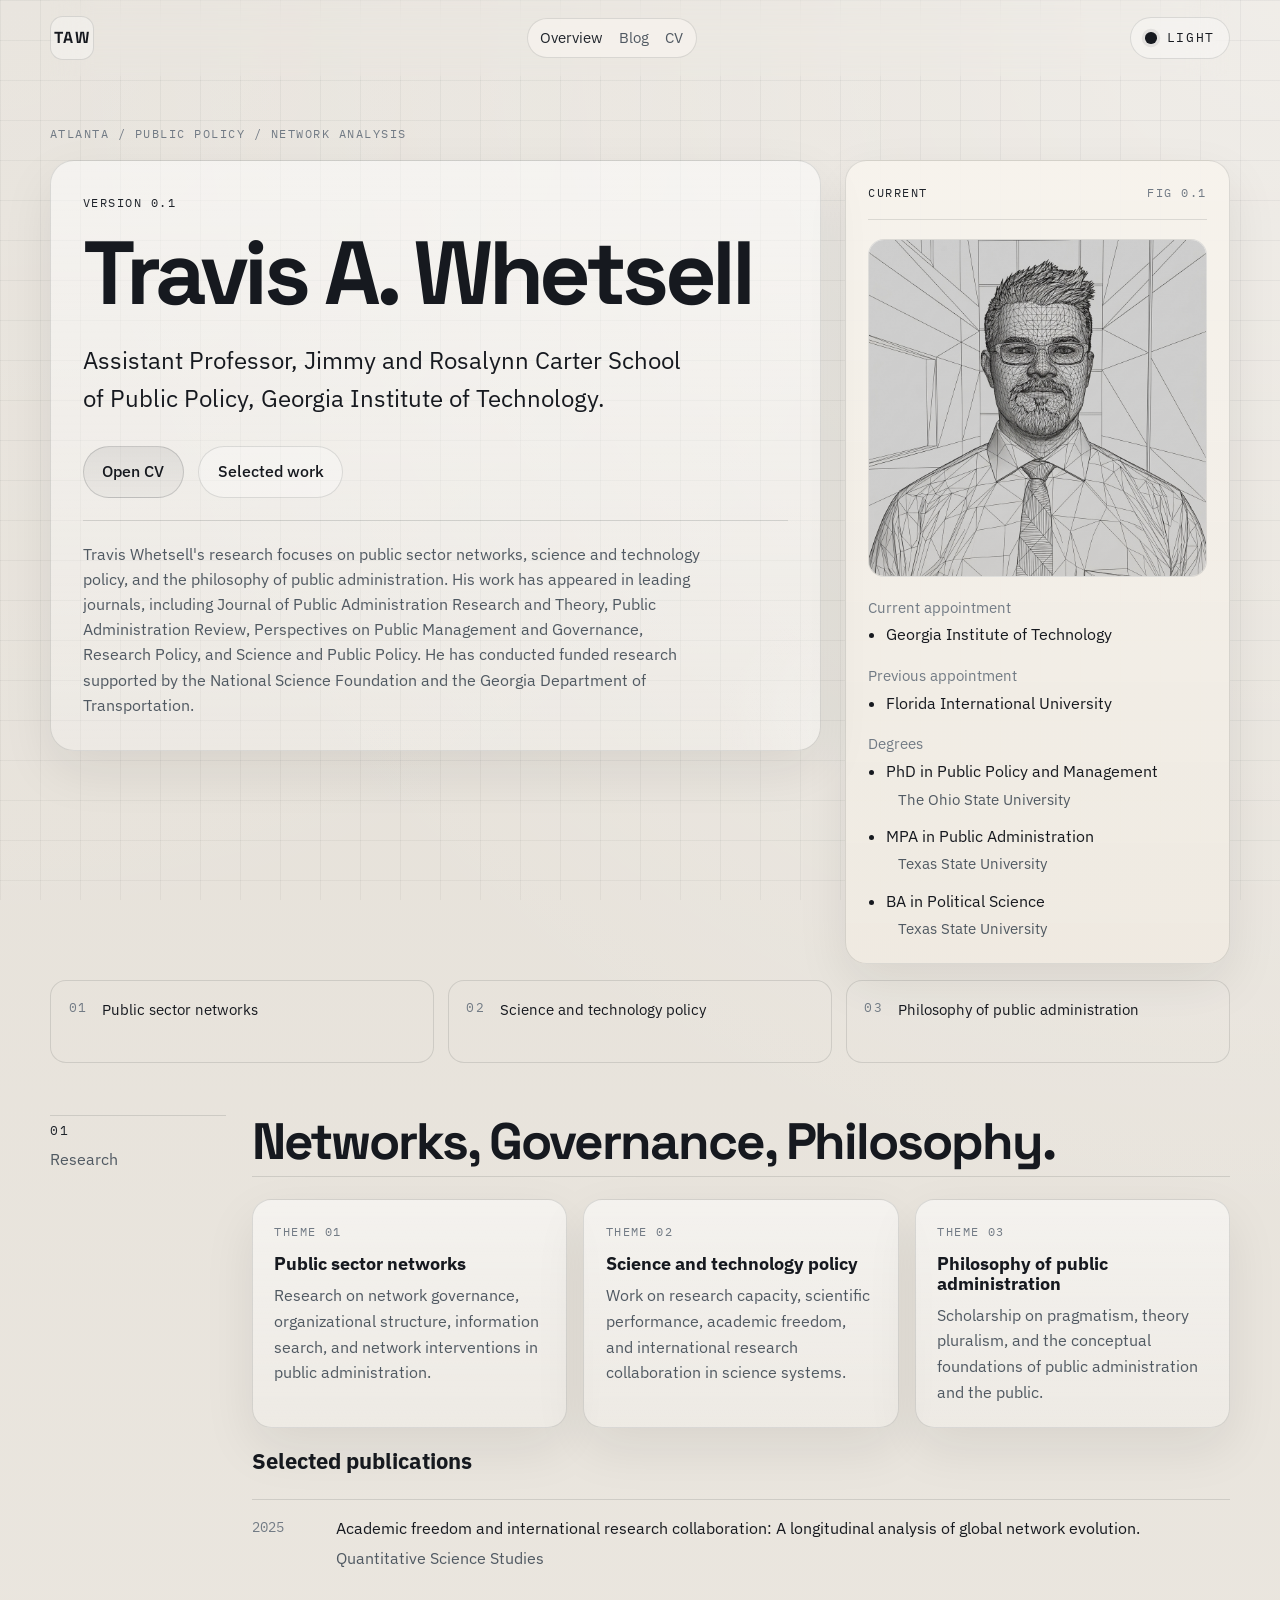
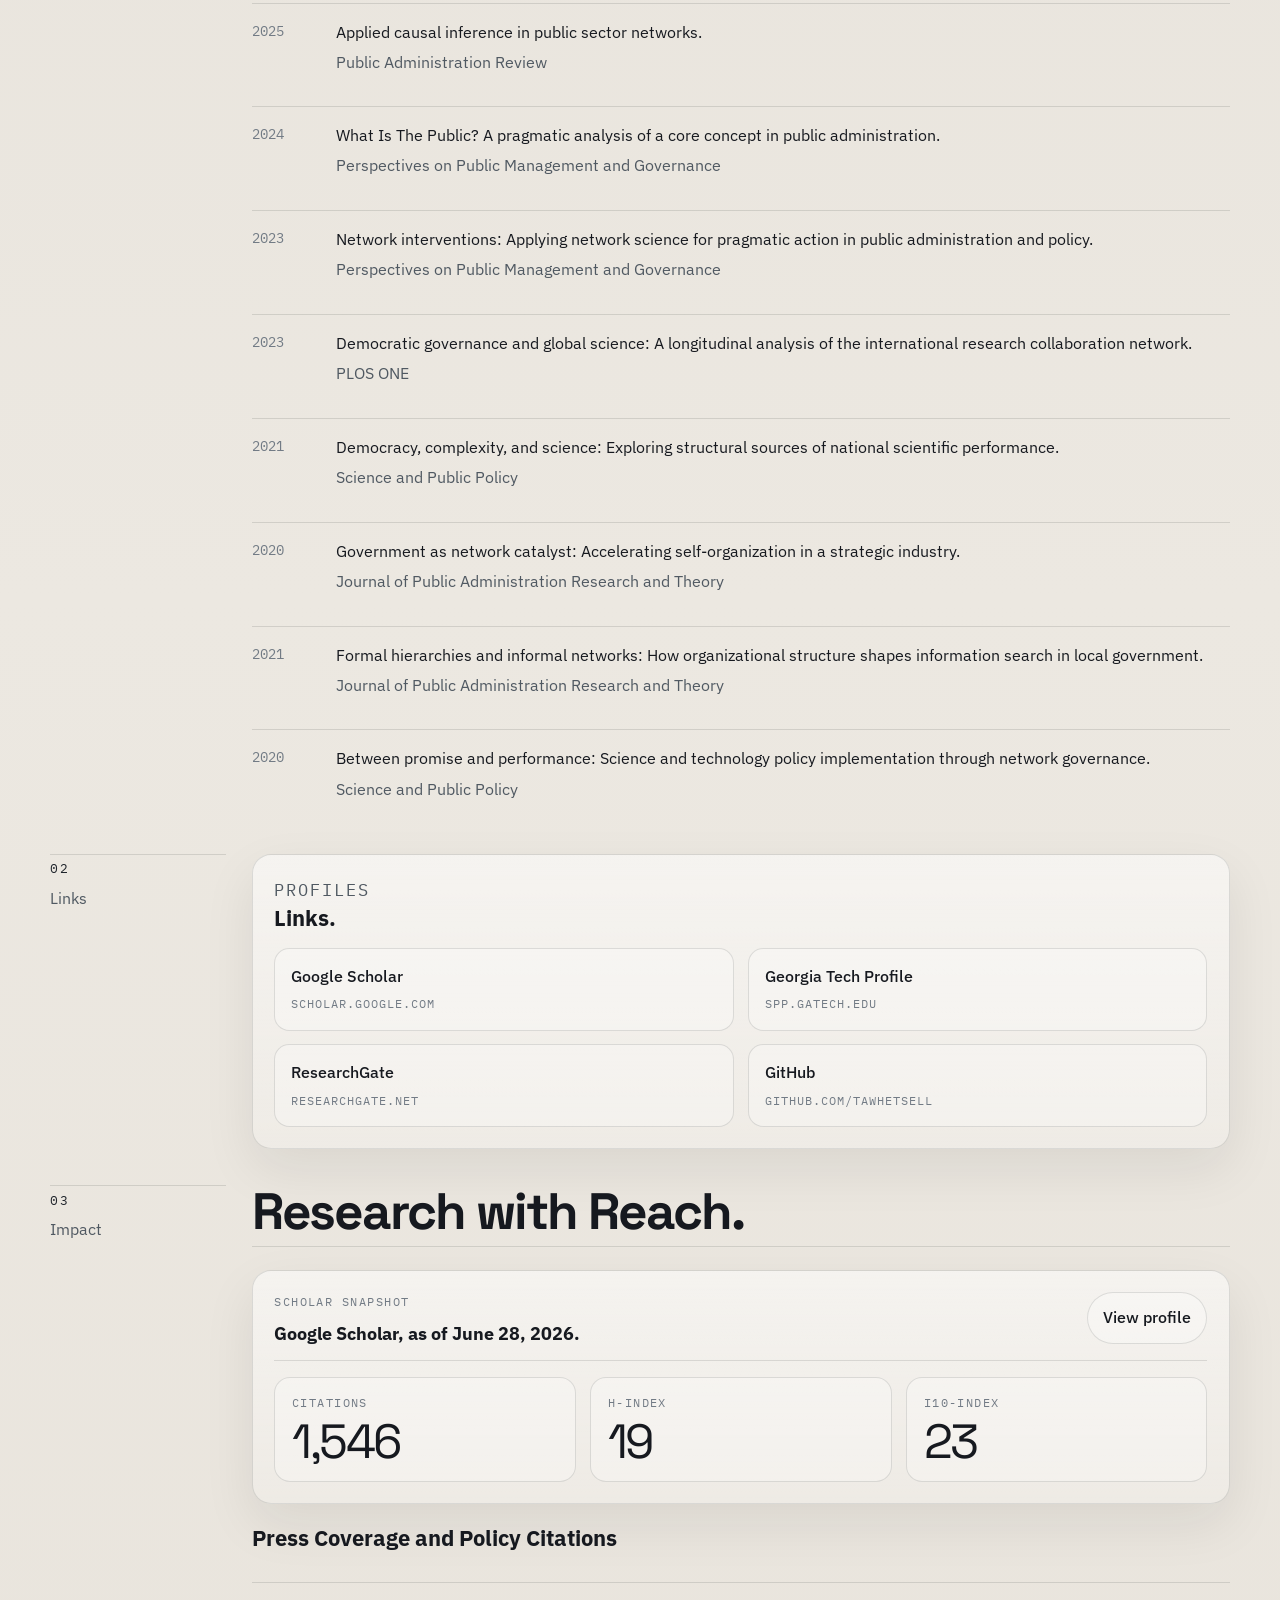
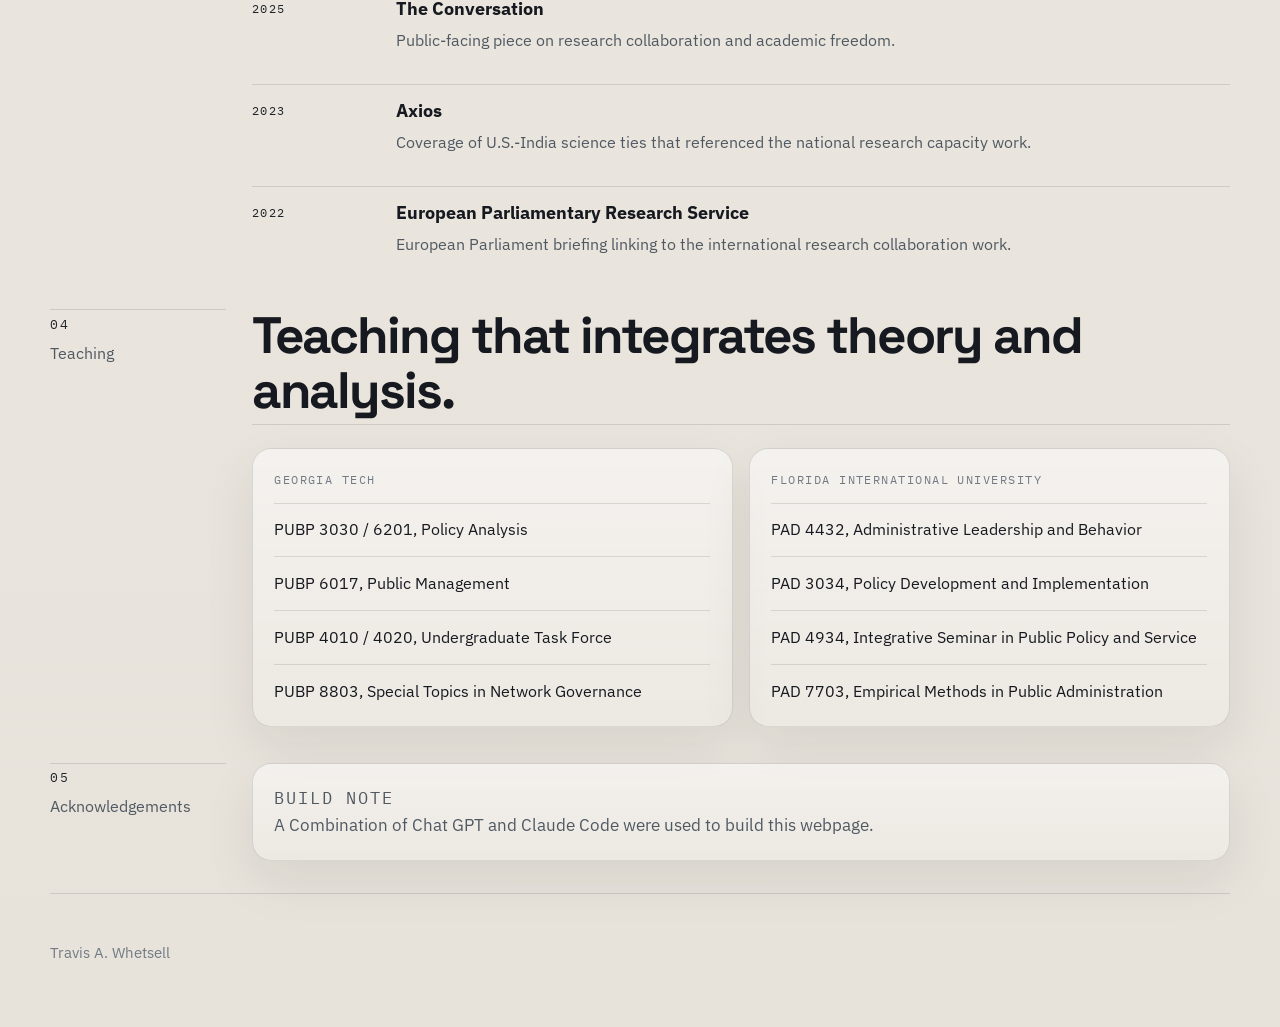
<file: index.html>
<!doctype html>
<html lang="en" data-theme="light">
<head>
  <meta charset="utf-8">
  <meta name="viewport" content="width=device-width, initial-scale=1">
  <title>Travis A. Whetsell</title>
  <meta
    name="description"
    content="Travis A. Whetsell is an assistant professor at Georgia Tech working on public administration, science policy, network analysis, and network governance."
  >
  <script>
    (() => {
      try {
        const savedTheme = localStorage.getItem("theme");
        const theme = savedTheme === "dark" ? "dark" : "light";
        document.documentElement.dataset.theme = theme;
      } catch {
        document.documentElement.dataset.theme = "light";
      }
    })();
  </script>
  <meta name="theme-color" content="#ece8e1">
  <link rel="preconnect" href="https://fonts.googleapis.com">
  <link rel="preconnect" href="https://fonts.gstatic.com" crossorigin>
  <link
    href="https://fonts.googleapis.com/css2?family=IBM+Plex+Mono:wght@400;500&amp;family=IBM+Plex+Sans:wght@400;500;600&amp;family=Space+Grotesk:wght@500;700&amp;display=swap"
    rel="stylesheet"
  >
  <link rel="stylesheet" href="styles.css">
</head>
<body>
  <div class="page-shell">
    <header class="site-header">
      <a class="site-mark" href="#top" aria-label="Go to top">TAW</a>
      <nav class="site-nav" aria-label="Primary">
        <a href="#top" aria-current="page">Overview</a>
        <a href="blog/">Blog</a>
        <a href="cv/">CV</a>
      </nav>
      <div class="header-actions">
        <button
          class="theme-toggle"
          id="theme-toggle"
          type="button"
          role="switch"
          aria-checked="true"
          aria-label="Switch to dark mode"
        >
          <span class="theme-toggle-indicator" aria-hidden="true"></span>
          <span class="theme-toggle-label" id="theme-toggle-label">Light</span>
        </button>
      </div>
    </header>

    <main id="top">
      <section class="hero" id="overview">
        <p class="eyebrow">Atlanta / Public Policy / Network Analysis</p>
        <div class="hero-grid">
          <div class="hero-copy">
            <p class="kicker">Version 0.1</p>
            <h1>Travis A. Whetsell</h1>
            <p class="hero-title">
              Assistant Professor, Jimmy and Rosalynn Carter School of Public Policy,
              Georgia Institute of Technology.
            </p>
            <div class="hero-actions">
              <a class="button button-primary" href="cv/">Open CV</a>
              <a class="button button-secondary" href="#research">Selected work</a>
            </div>
            <div class="bio-summary">
              <p>
                Travis Whetsell's research focuses on public sector networks, science and
                technology policy, and the philosophy of public administration. His work
                has appeared in leading journals, including Journal of Public Administration
                Research and Theory, Public Administration Review, Perspectives on Public
                Management and Governance, Research Policy, and Science and Public Policy.
                He has conducted funded research supported by the National Science Foundation
                and the Georgia Department of Transportation.
              </p>
            </div>
          </div>

          <aside class="hero-panel" aria-label="Current profile">
            <div class="panel-header">
              <span class="panel-tag">Current</span>
              <span class="panel-code">FIG 0.1</span>
            </div>
            <div class="portrait-frame">
              <img
                class="hero-portrait hero-portrait-dark"
                src="wireframe_headshot_dark.png"
                alt="Portrait of Travis A. Whetsell"
              >
              <img
                class="hero-portrait hero-portrait-light"
                src="wireframe_headshot_light.png"
                alt="Portrait of Travis A. Whetsell"
              >
            </div>
            <dl class="hero-facts">
              <div>
                <dt>Current appointment</dt>
                <dd>
                  <ul class="fact-bullets">
                    <li>Georgia Institute of Technology</li>
                  </ul>
                </dd>
              </div>
              <div>
                <dt>Previous appointment</dt>
                <dd>
                  <ul class="fact-bullets">
                    <li>Florida International University</li>
                  </ul>
                </dd>
              </div>
              <div>
                <dt>Degrees</dt>
                <dd>
                  <ul class="fact-bullets fact-degrees">
                    <li>
                      <span class="degree-name">PhD in Public Policy and Management</span>
                      <span class="degree-institution">The Ohio State University</span>
                    </li>
                    <li>
                      <span class="degree-name">MPA in Public Administration</span>
                      <span class="degree-institution">Texas State University</span>
                    </li>
                    <li>
                      <span class="degree-name">BA in Political Science</span>
                      <span class="degree-institution">Texas State University</span>
                    </li>
                  </ul>
                </dd>
              </div>
            </dl>
          </aside>
        </div>

        <div class="hero-bands" aria-label="Research areas">
          <div>
            <span class="band-label">01</span>
            <span class="band-text">Public sector networks</span>
          </div>
          <div>
            <span class="band-label">02</span>
            <span class="band-text">Science and technology policy</span>
          </div>
          <div>
            <span class="band-label">03</span>
            <span class="band-text">Philosophy of public administration</span>
          </div>
        </div>
      </section>

      <section class="section-shell" id="research">
        <div class="section-label">
          <span>01</span>
          <p>Research</p>
        </div>
        <div class="section-body">
          <div class="section-heading">
            <h2>Networks, Governance, Philosophy.</h2>
          </div>

          <div class="card-grid">
            <article class="theme-card">
              <p class="card-code">Theme 01</p>
              <h3>Public sector networks</h3>
              <p>
                Research on network governance, organizational structure,
                information search, and network interventions in public administration.
              </p>
            </article>
            <article class="theme-card">
              <p class="card-code">Theme 02</p>
              <h3>Science and technology policy</h3>
              <p>
                Work on research capacity, scientific performance, academic freedom,
                and international research collaboration in science systems.
              </p>
            </article>
            <article class="theme-card">
              <p class="card-code">Theme 03</p>
              <h3>Philosophy of public administration</h3>
              <p>
                Scholarship on pragmatism, theory pluralism, and the conceptual
                foundations of public administration and the public.
              </p>
            </article>
          </div>

          <div class="list-block">
            <div class="list-heading">
              <h3>Selected publications</h3>
            </div>
            <ol class="publication-list">
              <li>
                <span class="pub-year">2025</span>
                <div>
                  <a class="pub-title-link" href="https://doi.org/10.1162/QSS.a.22">
                    <p class="pub-title">
                      Academic freedom and international research collaboration: A
                      longitudinal analysis of global network evolution.
                    </p>
                  </a>
                  <p class="pub-meta">Quantitative Science Studies</p>
                </div>
              </li>
              <li>
                <span class="pub-year">2025</span>
                <div>
                  <a class="pub-title-link" href="https://doi.org/10.1111/puar.70009">
                    <p class="pub-title">Applied causal inference in public sector networks.</p>
                  </a>
                  <p class="pub-meta">Public Administration Review</p>
                </div>
              </li>
              <li>
                <span class="pub-year">2024</span>
                <div>
                  <a class="pub-title-link" href="https://doi.org/10.1093/ppmgov/gvad011">
                    <p class="pub-title">
                      What Is The Public? A pragmatic analysis of a core concept in public administration.
                    </p>
                  </a>
                  <p class="pub-meta">Perspectives on Public Management and Governance</p>
                </div>
              </li>
              <li>
                <span class="pub-year">2023</span>
                <div>
                  <a class="pub-title-link" href="https://doi.org/10.1093/ppmgov/gvad003">
                    <p class="pub-title">
                      Network interventions: Applying network science for pragmatic action
                      in public administration and policy.
                    </p>
                  </a>
                  <p class="pub-meta">Perspectives on Public Management and Governance</p>
                </div>
              </li>
              <li>
                <span class="pub-year">2023</span>
                <div>
                  <a class="pub-title-link" href="https://doi.org/10.1371/journal.pone.0287058">
                    <p class="pub-title">
                      Democratic governance and global science: A longitudinal analysis of
                      the international research collaboration network.
                    </p>
                  </a>
                  <p class="pub-meta">PLOS ONE</p>
                </div>
              </li>
              <li>
                <span class="pub-year">2021</span>
                <div>
                  <a class="pub-title-link" href="https://doi.org/10.1093/scipol/scab036">
                    <p class="pub-title">
                      Democracy, complexity, and science: Exploring structural sources of
                      national scientific performance.
                    </p>
                  </a>
                  <p class="pub-meta">Science and Public Policy</p>
                </div>
              </li>
              <li>
                <span class="pub-year">2020</span>
                <div>
                  <a class="pub-title-link" href="https://doi.org/10.1093/jopart/muaa002">
                    <p class="pub-title">
                      Government as network catalyst: Accelerating self-organization in a
                      strategic industry.
                    </p>
                  </a>
                  <p class="pub-meta">Journal of Public Administration Research and Theory</p>
                </div>
              </li>
              <li>
                <span class="pub-year">2021</span>
                <div>
                  <a class="pub-title-link" href="https://doi.org/10.1093/jopart/muab003">
                    <p class="pub-title">
                      Formal hierarchies and informal networks: How organizational structure
                      shapes information search in local government.
                    </p>
                  </a>
                  <p class="pub-meta">Journal of Public Administration Research and Theory</p>
                </div>
              </li>
              <li>
                <span class="pub-year">2020</span>
                <div>
                  <a class="pub-title-link" href="https://doi.org/10.1093/scipol/scz048">
                    <p class="pub-title">
                      Between promise and performance: Science and technology policy
                      implementation through network governance.
                    </p>
                  </a>
                  <p class="pub-meta">Science and Public Policy</p>
                </div>
              </li>
            </ol>
          </div>
        </div>
      </section>

      <section class="section-shell" id="links">
        <div class="section-label">
          <span>02</span>
          <p>Links</p>
        </div>
        <div class="section-body section-body-wide">
          <div class="note-card">
            <p class="card-code">Profiles</p>
            <h3>Links.</h3>
            <div class="external-links">
              <a class="external-link" href="https://scholar.google.com/citations?user=A6kiEDkAAAAJ&amp;hl=en&amp;oi=ao">
                <span class="external-link-label">Google Scholar</span>
                <span class="external-link-url">scholar.google.com</span>
              </a>
              <a class="external-link" href="https://spp.gatech.edu/people/person/ff1b6a02-e3ce-5c80-a7d5-803a3aee25ae">
                <span class="external-link-label">Georgia Tech Profile</span>
                <span class="external-link-url">spp.gatech.edu</span>
              </a>
              <a class="external-link" href="https://www.researchgate.net/profile/Travis_Whetsell">
                <span class="external-link-label">ResearchGate</span>
                <span class="external-link-url">researchgate.net</span>
              </a>
              <a class="external-link" href="https://github.com/tawhetsell">
                <span class="external-link-label">GitHub</span>
                <span class="external-link-url">github.com/tawhetsell</span>
              </a>
            </div>
          </div>
        </div>
      </section>

      <section class="section-shell" id="impact">
        <div class="section-label">
          <span>03</span>
          <p>Impact</p>
        </div>
        <div class="section-body">
          <div class="section-heading">
            <h2>Research with Reach.</h2>
          </div>

          <div class="metrics-panel" aria-label="Google Scholar metrics">
            <div class="metrics-head">
              <div>
                <p class="card-code">Scholar snapshot</p>
                <h3>Google Scholar, as of <span data-metric="as_of">June 28, 2026</span>.</h3>
              </div>
              <a
                class="button button-ghost button-small"
                href="https://scholar.google.com/citations?user=A6kiEDkAAAAJ&amp;hl=en&amp;oi=ao"
              >
                View profile
              </a>
            </div>
            <div class="metrics-grid">
              <article class="metric-card">
                <p class="metric-label">Citations</p>
                <p class="metric-value" data-metric="citations">1,546</p>
              </article>
              <article class="metric-card">
                <p class="metric-label">h-index</p>
                <p class="metric-value" data-metric="h_index">19</p>
              </article>
              <article class="metric-card">
                <p class="metric-label">i10-index</p>
                <p class="metric-value" data-metric="i10_index">23</p>
              </article>
            </div>
          </div>

          <div class="list-heading">
            <h3>Press Coverage and Policy Citations</h3>
          </div>

          <div class="impact-list">
            <article class="impact-item">
              <span class="impact-year">2025</span>
              <div>
                <h3>
                  <a class="impact-link" href="https://theconversation.com/research-breakthroughs-often-come-through-collaborations-attacks-on-academic-freedom-threaten-this-vital-work-266644">
                    The Conversation
                  </a>
                </h3>
                <p>
                  Public-facing piece on research collaboration and academic freedom.
                </p>
              </div>
            </article>
            <article class="impact-item">
              <span class="impact-year">2023</span>
              <div>
                <h3>
                  <a class="impact-link" href="https://www.axios.com/2023/09/28/us-india-science-collaboration-counter-china">
                    Axios
                  </a>
                </h3>
                <p>
                  Coverage of U.S.-India science ties that referenced the national
                  research capacity work.
                </p>
              </div>
            </article>
            <article class="impact-item">
              <span class="impact-year">2022</span>
              <div>
                <h3>
                  <a class="impact-link" href="https://www.europarl.europa.eu/RegData/etudes/BRIE/2022/733550/EPRS_BRI(2022)733550_EN.pdf">
                    European Parliamentary Research Service
                  </a>
                </h3>
                <p>
                  European Parliament briefing linking to the international research
                  collaboration work.
                </p>
              </div>
            </article>
          </div>
        </div>
      </section>

      <section class="section-shell" id="teaching">
        <div class="section-label">
          <span>04</span>
          <p>Teaching</p>
        </div>
        <div class="section-body">
          <div class="section-heading">
            <h2>Teaching that integrates theory and analysis.</h2>
          </div>

          <div class="split-grid">
            <div class="surface-card">
              <p class="card-code">Georgia Tech</p>
              <ul class="plain-list">
                <li>PUBP 3030 / 6201, Policy Analysis</li>
                <li>PUBP 6017, Public Management</li>
                <li>PUBP 4010 / 4020, Undergraduate Task Force</li>
                <li>PUBP 8803, Special Topics in Network Governance</li>
              </ul>
            </div>
            <div class="surface-card">
              <p class="card-code">Florida International University</p>
              <ul class="plain-list">
                <li>PAD 4432, Administrative Leadership and Behavior</li>
                <li>PAD 3034, Policy Development and Implementation</li>
                <li>PAD 4934, Integrative Seminar in Public Policy and Service</li>
                <li>PAD 7703, Empirical Methods in Public Administration</li>
              </ul>
            </div>
          </div>
        </div>
      </section>

      <section class="section-shell">
        <div class="section-label">
          <span>05</span>
          <p>Acknowledgements</p>
        </div>
        <div class="section-body section-body-wide">
          <div class="note-card">
            <p class="card-code">Build note</p>
            <p class="note-card-text">A Combination of Chat GPT and Claude Code were used to build this webpage.</p>
          </div>
        </div>
      </section>
    </main>

    <footer class="site-footer">
      <p>Travis A. Whetsell</p>
    </footer>
  </div>
  <script>
    (() => {
      const root = document.documentElement;
      const toggle = document.getElementById("theme-toggle");
      const toggleLabel = document.getElementById("theme-toggle-label");
      const themeColor = document.querySelector('meta[name="theme-color"]');
      const themeColors = {
        dark: "#0b0d10",
        light: "#ece8e1"
      };

      function getTheme() {
        return root.dataset.theme === "light" ? "light" : "dark";
      }

      function applyTheme(theme) {
        root.dataset.theme = theme;

        if (toggle) {
          const isLight = theme === "light";
          toggle.setAttribute("aria-checked", String(isLight));
          toggle.setAttribute(
            "aria-label",
            isLight ? "Switch to dark mode" : "Switch to light mode"
          );
        }

        if (toggleLabel) {
          toggleLabel.textContent = theme === "light" ? "Light" : "Dark";
        }

        if (themeColor) {
          themeColor.setAttribute("content", themeColors[theme]);
        }
      }

      function formatMetric(value) {
        return typeof value === "number"
          ? new Intl.NumberFormat("en-US").format(value)
          : value;
      }

      async function loadScholarMetrics() {
        try {
          const response = await fetch("scholar-metrics.json", { cache: "no-store" });

          if (!response.ok) {
            return;
          }

          const data = await response.json();
          const metrics = {
            as_of: data.as_of,
            citations: data.metrics?.citations,
            h_index: data.metrics?.h_index,
            i10_index: data.metrics?.i10_index
          };

          Object.entries(metrics).forEach(([key, value]) => {
            if (value === undefined || value === null) {
              return;
            }

            document.querySelectorAll(`[data-metric="${key}"]`).forEach((element) => {
              element.textContent = formatMetric(value);
            });
          });
        } catch {
          // Keep the embedded fallback values when the JSON is unavailable.
        }
      }

      applyTheme(getTheme());
      loadScholarMetrics();

      toggle?.addEventListener("click", () => {
        const nextTheme = getTheme() === "dark" ? "light" : "dark";
        applyTheme(nextTheme);

        try {
          localStorage.setItem("theme", nextTheme);
        } catch {
          // Ignore storage failures and keep the in-memory theme.
        }
      });
    })();
  </script>
</body>
</html>
</file>
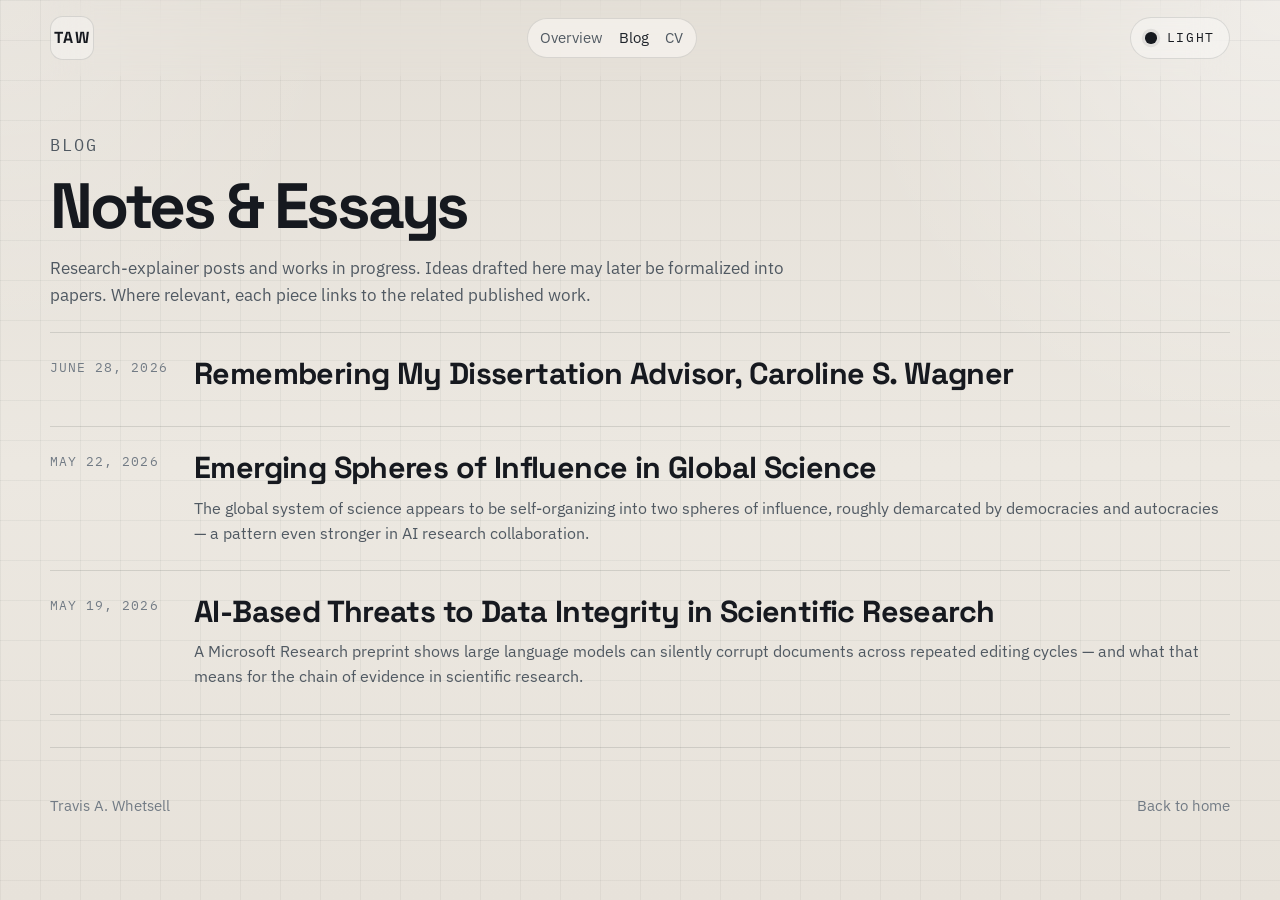
<file: blog/index.html>
<!doctype html>
<html lang="en" data-theme="light">
<head>
  <meta charset="utf-8">
  <meta name="viewport" content="width=device-width, initial-scale=1">
  <title>Blog — Travis A. Whetsell</title>
  <meta
    name="description"
    content="Essays and research notes by Travis A. Whetsell on public administration, science policy, and network analysis."
  >
  <script>
    (() => {
      try {
        const savedTheme = localStorage.getItem("theme");
        const theme = savedTheme === "dark" ? "dark" : "light";
        document.documentElement.dataset.theme = theme;
      } catch {
        document.documentElement.dataset.theme = "light";
      }
    })();
  </script>
  <meta name="theme-color" content="#ece8e1">
  <link rel="preconnect" href="https://fonts.googleapis.com">
  <link rel="preconnect" href="https://fonts.gstatic.com" crossorigin>
  <link
    href="https://fonts.googleapis.com/css2?family=IBM+Plex+Mono:wght@400;500&amp;family=IBM+Plex+Sans:wght@400;500;600&amp;family=Space+Grotesk:wght@500;700&amp;display=swap"
    rel="stylesheet"
  >
  <link rel="stylesheet" href="../styles.css">
</head>
<body>
  <div class="page-shell">
    <header class="site-header">
      <a class="site-mark" href="../index.html#top" aria-label="Go to home">TAW</a>
      <nav class="site-nav" aria-label="Primary">
        <a href="../index.html">Overview</a>
        <a href="./" aria-current="page">Blog</a>
        <a href="../cv/">CV</a>
      </nav>
      <div class="header-actions">
        <button
          class="theme-toggle"
          id="theme-toggle"
          type="button"
          role="switch"
          aria-checked="true"
          aria-label="Switch to dark mode"
        >
          <span class="theme-toggle-indicator" aria-hidden="true"></span>
          <span class="theme-toggle-label" id="theme-toggle-label">Light</span>
        </button>
      </div>
    </header>

    <main class="blog-main" id="top">
      <section class="blog-intro">
        <p class="eyebrow">Blog</p>
        <h1>Notes &amp; Essays</h1>
        <p>
          Research-explainer posts and works in progress. Ideas drafted here may later be
          formalized into papers. Where relevant, each piece links to the related published work.
        </p>
      </section>

      <ul class="post-list">
        <!-- POSTS:START (auto-generated by build.py — do not edit by hand) -->
        <li class="post-list-item">
          <a class="post-link" href="remembering-caroline-wagner.html">
            <time class="post-date" datetime="2026-06-28">June 28, 2026</time>
            <div>
              <h2 class="post-list-title">Remembering My Dissertation Advisor, Caroline S. Wagner</h2>
              <p class="post-excerpt">
                
              </p>
            </div>
          </a>
        </li>
        <li class="post-list-item">
          <a class="post-link" href="spheres-of-influence.html">
            <time class="post-date" datetime="2026-05-22">May 22, 2026</time>
            <div>
              <h2 class="post-list-title">Emerging Spheres of Influence in Global Science</h2>
              <p class="post-excerpt">
                The global system of science appears to be self-organizing into two spheres of influence, roughly demarcated by democracies and autocracies — a pattern even stronger in AI research collaboration.
              </p>
            </div>
          </a>
        </li>
        <li class="post-list-item">
          <a class="post-link" href="ai-data-integrity.html">
            <time class="post-date" datetime="2026-05-19">May 19, 2026</time>
            <div>
              <h2 class="post-list-title">AI-Based Threats to Data Integrity in Scientific Research</h2>
              <p class="post-excerpt">
                A Microsoft Research preprint shows large language models can silently corrupt documents across repeated editing cycles — and what that means for the chain of evidence in scientific research.
              </p>
            </div>
          </a>
        </li>
        <!-- POSTS:END -->
      </ul>
    </main>

    <footer class="site-footer">
      <p>Travis A. Whetsell</p>
      <p><a href="../index.html#top">Back to home</a></p>
    </footer>
  </div>
  <script>
    (() => {
      const root = document.documentElement;
      const toggle = document.getElementById("theme-toggle");
      const toggleLabel = document.getElementById("theme-toggle-label");
      const themeColor = document.querySelector('meta[name="theme-color"]');
      const themeColors = {
        dark: "#0b0d10",
        light: "#ece8e1"
      };

      function getTheme() {
        return root.dataset.theme === "light" ? "light" : "dark";
      }

      function applyTheme(theme) {
        root.dataset.theme = theme;

        if (toggle) {
          const isLight = theme === "light";
          toggle.setAttribute("aria-checked", String(isLight));
          toggle.setAttribute(
            "aria-label",
            isLight ? "Switch to dark mode" : "Switch to light mode"
          );
        }

        if (toggleLabel) {
          toggleLabel.textContent = theme === "light" ? "Light" : "Dark";
        }

        if (themeColor) {
          themeColor.setAttribute("content", themeColors[theme]);
        }
      }

      applyTheme(getTheme());

      toggle?.addEventListener("click", () => {
        const nextTheme = getTheme() === "dark" ? "light" : "dark";
        applyTheme(nextTheme);

        try {
          localStorage.setItem("theme", nextTheme);
        } catch {
          // Ignore storage failures and keep the in-memory theme.
        }
      });
    })();
  </script>
</body>
</html>
</file>
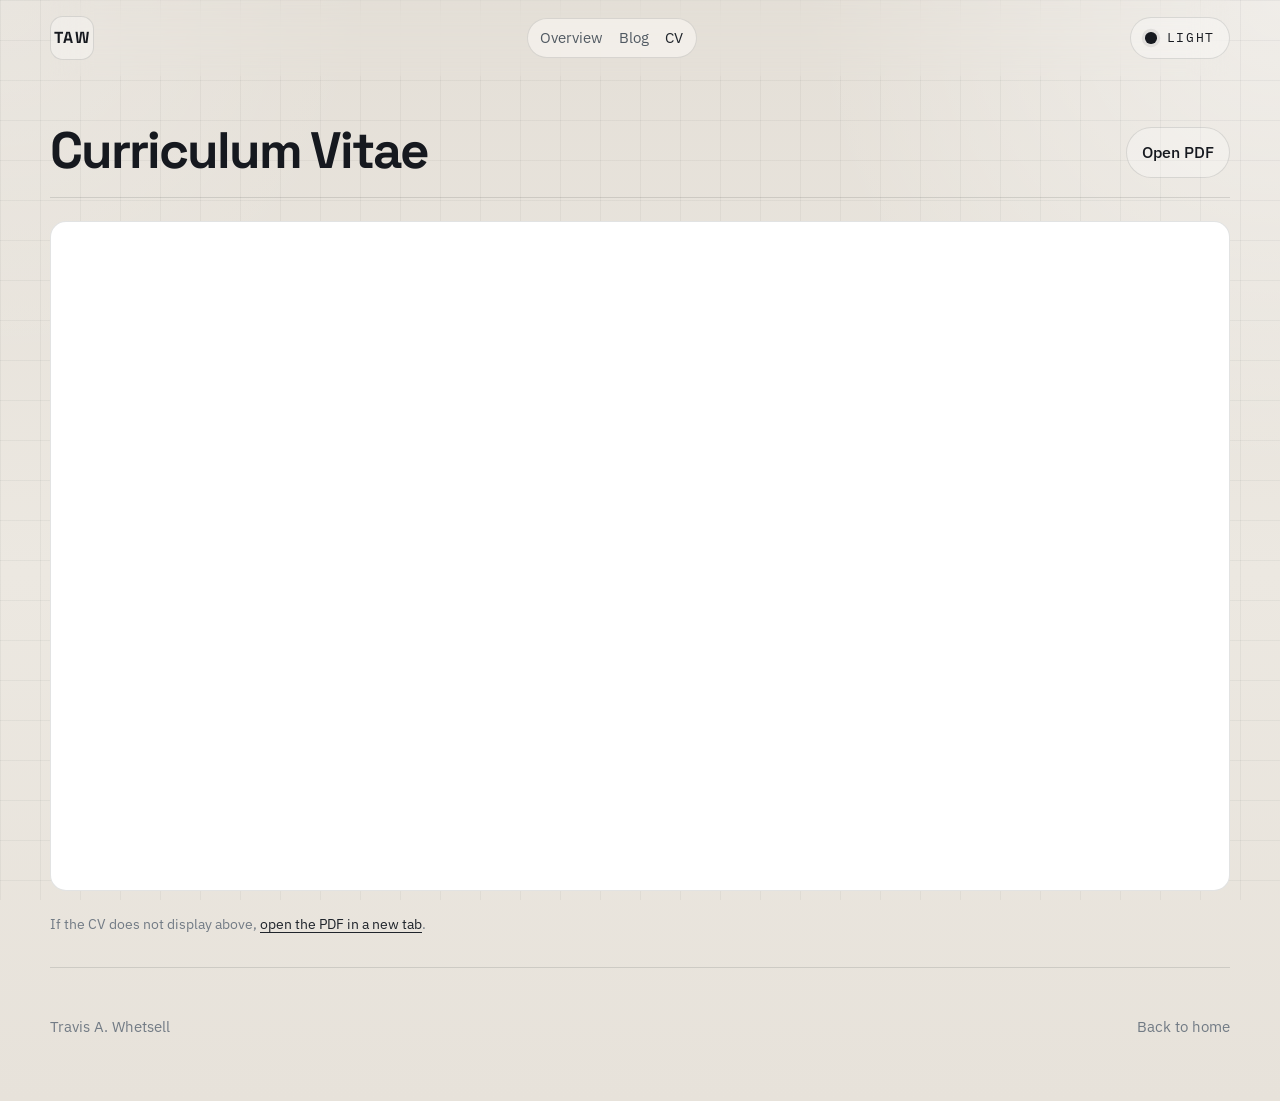
<file: cv/index.html>
<!doctype html>
<html lang="en" data-theme="light">
<head>
  <meta charset="utf-8">
  <meta name="viewport" content="width=device-width, initial-scale=1">
  <title>CV — Travis A. Whetsell</title>
  <meta
    name="description"
    content="Curriculum vitae of Travis A. Whetsell, Assistant Professor at the Carter School of Public Policy, Georgia Institute of Technology."
  >
  <script>
    (() => {
      try {
        const savedTheme = localStorage.getItem("theme");
        const theme = savedTheme === "dark" ? "dark" : "light";
        document.documentElement.dataset.theme = theme;
      } catch {
        document.documentElement.dataset.theme = "light";
      }
    })();
  </script>
  <meta name="theme-color" content="#ece8e1">
  <link rel="preconnect" href="https://fonts.googleapis.com">
  <link rel="preconnect" href="https://fonts.gstatic.com" crossorigin>
  <link
    href="https://fonts.googleapis.com/css2?family=IBM+Plex+Mono:wght@400;500&amp;family=IBM+Plex+Sans:wght@400;500;600&amp;family=Space+Grotesk:wght@500;700&amp;display=swap"
    rel="stylesheet"
  >
  <link rel="stylesheet" href="../styles.css">
</head>
<body>
  <div class="page-shell">
    <header class="site-header">
      <a class="site-mark" href="../index.html#top" aria-label="Go to home">TAW</a>
      <nav class="site-nav" aria-label="Primary">
        <a href="../index.html">Overview</a>
        <a href="../blog/">Blog</a>
        <a href="./" aria-current="page">CV</a>
      </nav>
      <div class="header-actions">
        <button
          class="theme-toggle"
          id="theme-toggle"
          type="button"
          role="switch"
          aria-checked="true"
          aria-label="Switch to dark mode"
        >
          <span class="theme-toggle-indicator" aria-hidden="true"></span>
          <span class="theme-toggle-label" id="theme-toggle-label">Light</span>
        </button>
      </div>
    </header>

    <main class="cv-main" id="top">
      <div class="cv-head">
        <h1>Curriculum Vitae</h1>
        <a class="button button-ghost button-small" href="../cv_whetsell_2026_03_26.pdf" target="_blank" rel="noopener">Open PDF</a>
      </div>

      <iframe
        class="cv-frame"
        src="../cv_whetsell_2026_03_26.pdf#view=FitH"
        title="Curriculum Vitae of Travis A. Whetsell (PDF)"
        loading="lazy"
      ></iframe>
      <p class="cv-fallback">
        If the CV does not display above,
        <a href="../cv_whetsell_2026_03_26.pdf" target="_blank" rel="noopener">open the PDF in a new tab</a>.
      </p>
    </main>

    <footer class="site-footer">
      <p>Travis A. Whetsell</p>
      <p><a href="../index.html#top">Back to home</a></p>
    </footer>
  </div>
  <script>
    (() => {
      const root = document.documentElement;
      const toggle = document.getElementById("theme-toggle");
      const toggleLabel = document.getElementById("theme-toggle-label");
      const themeColor = document.querySelector('meta[name="theme-color"]');
      const themeColors = {
        dark: "#0b0d10",
        light: "#ece8e1"
      };

      function getTheme() {
        return root.dataset.theme === "light" ? "light" : "dark";
      }

      function applyTheme(theme) {
        root.dataset.theme = theme;

        if (toggle) {
          const isLight = theme === "light";
          toggle.setAttribute("aria-checked", String(isLight));
          toggle.setAttribute(
            "aria-label",
            isLight ? "Switch to dark mode" : "Switch to light mode"
          );
        }

        if (toggleLabel) {
          toggleLabel.textContent = theme === "light" ? "Light" : "Dark";
        }

        if (themeColor) {
          themeColor.setAttribute("content", themeColors[theme]);
        }
      }

      applyTheme(getTheme());

      toggle?.addEventListener("click", () => {
        const nextTheme = getTheme() === "dark" ? "light" : "dark";
        applyTheme(nextTheme);

        try {
          localStorage.setItem("theme", nextTheme);
        } catch {
          // Ignore storage failures and keep the in-memory theme.
        }
      });
    })();
  </script>
</body>
</html>
</file>
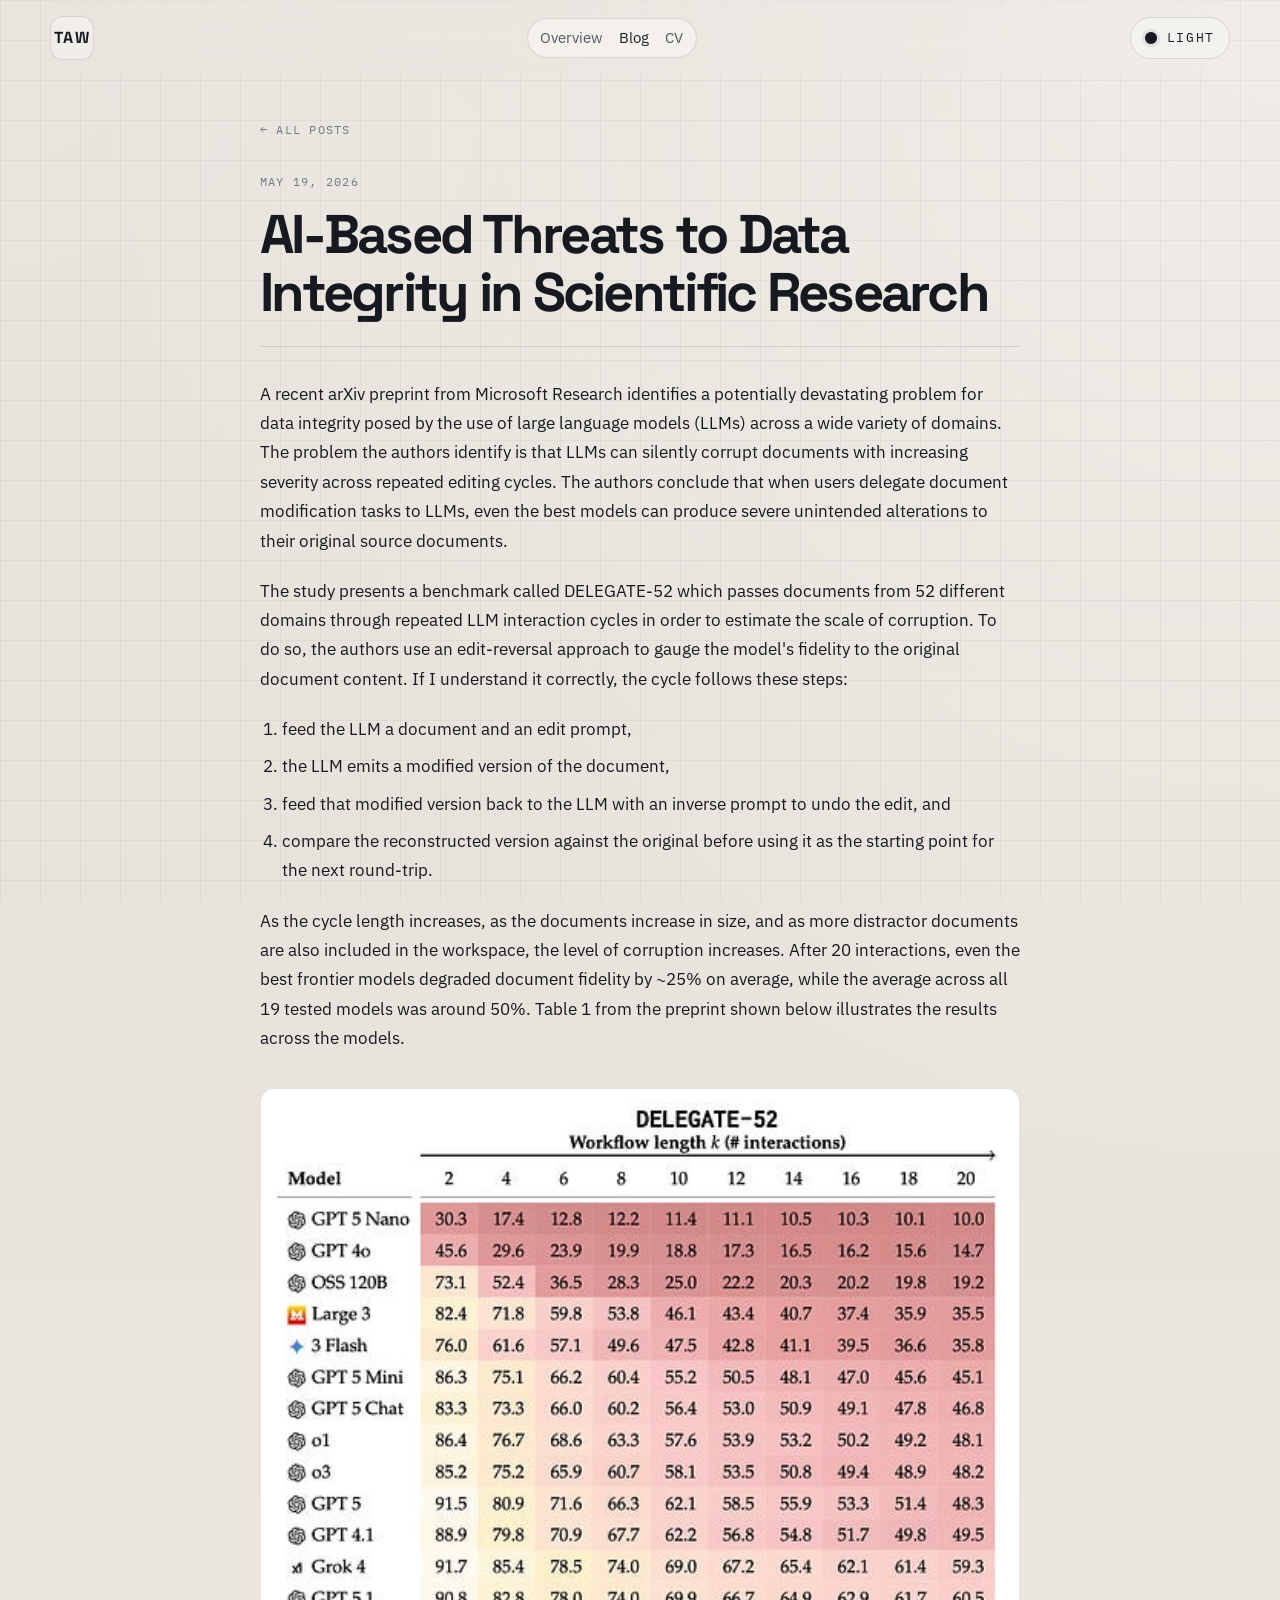
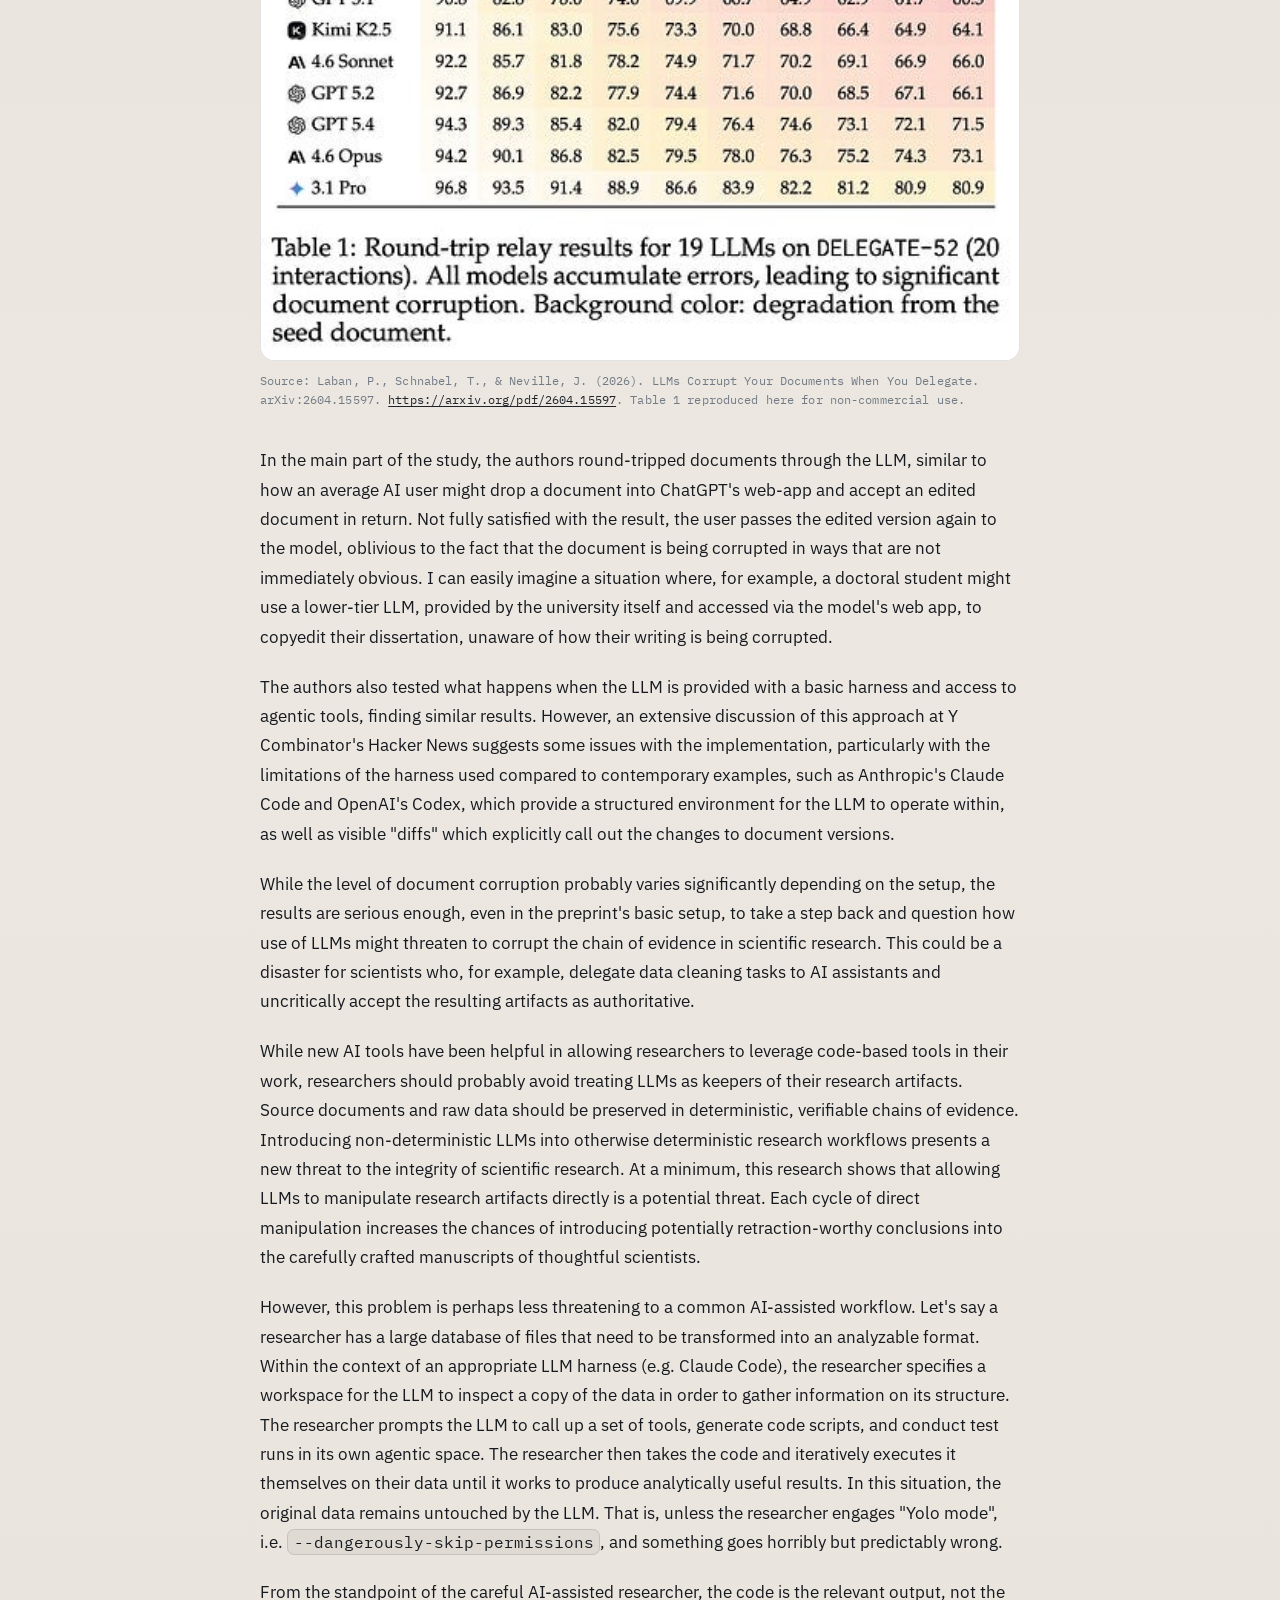
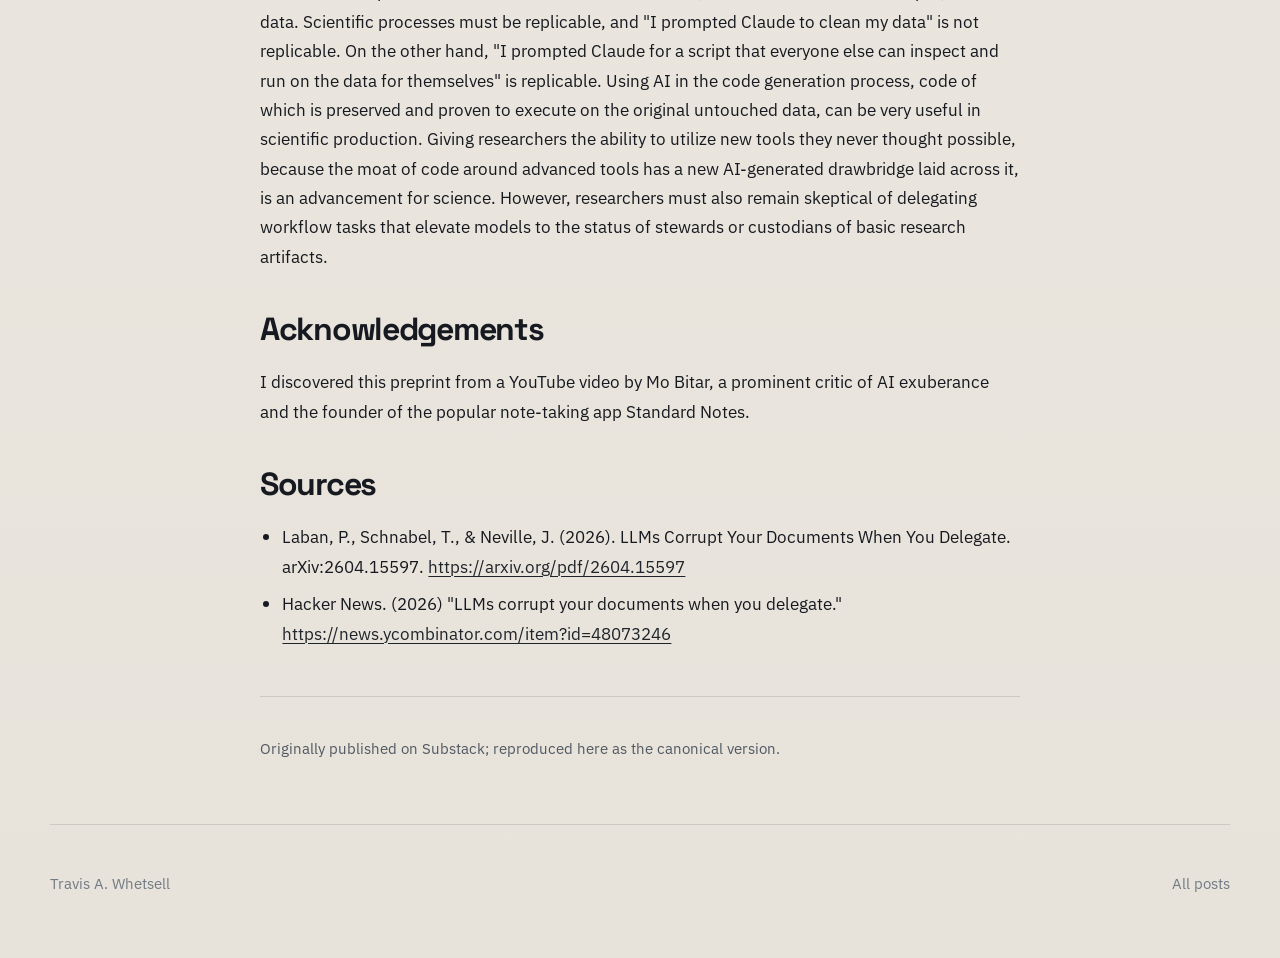
<file: blog/ai-data-integrity.html>
<!doctype html>
<html lang="en" data-theme="light">
<head>
  <meta charset="utf-8">
  <meta name="viewport" content="width=device-width, initial-scale=1">
  <title>AI-Based Threats to Data Integrity in Scientific Research — Travis A. Whetsell</title>
  <meta name="description" content="A Microsoft Research preprint shows large language models can silently corrupt documents across repeated editing cycles — and what that means for the chain of evidence in scientific research.">
  <script>
    (() => {
      try {
        const savedTheme = localStorage.getItem("theme");
        const theme = savedTheme === "dark" ? "dark" : "light";
        document.documentElement.dataset.theme = theme;
      } catch {
        document.documentElement.dataset.theme = "light";
      }
    })();
  </script>
  <meta name="theme-color" content="#ece8e1">
  <link rel="preconnect" href="https://fonts.googleapis.com">
  <link rel="preconnect" href="https://fonts.gstatic.com" crossorigin>
  <link
    href="https://fonts.googleapis.com/css2?family=IBM+Plex+Mono:wght@400;500&amp;family=IBM+Plex+Sans:wght@400;500;600&amp;family=Space+Grotesk:wght@500;700&amp;display=swap"
    rel="stylesheet"
  >
  <link rel="stylesheet" href="../styles.css">
</head>
<body>
  <div class="page-shell">
    <header class="site-header">
      <a class="site-mark" href="../index.html#top" aria-label="Go to home">TAW</a>
      <nav class="site-nav" aria-label="Primary">
        <a href="../index.html">Overview</a>
        <a href="./" aria-current="page">Blog</a>
        <a href="../cv/">CV</a>
      </nav>
      <div class="header-actions">
        <button
          class="theme-toggle"
          id="theme-toggle"
          type="button"
          role="switch"
          aria-checked="true"
          aria-label="Switch to dark mode"
        >
          <span class="theme-toggle-indicator" aria-hidden="true"></span>
          <span class="theme-toggle-label" id="theme-toggle-label">Light</span>
        </button>
      </div>
    </header>

    <main id="top">
      <article class="article">
        <a class="back-link" href="./">&larr; All posts</a>

        <header class="article-header">
          <div class="article-meta">
            <time datetime="2026-05-19">May 19, 2026</time>
          </div>
          <h1>AI-Based Threats to Data Integrity in Scientific Research</h1>
        </header>

        <div class="prose">
          <p>A recent arXiv preprint from Microsoft Research identifies a potentially devastating problem for data integrity posed by the use of large language models (LLMs) across a wide variety of domains. The problem the authors identify is that LLMs can silently corrupt documents with increasing severity across repeated editing cycles. The authors conclude that when users delegate document modification tasks to LLMs, even the best models can produce severe unintended alterations to their original source documents.</p>

          <p>The study presents a benchmark called DELEGATE-52 which passes documents from 52 different domains through repeated LLM interaction cycles in order to estimate the scale of corruption. To do so, the authors use an edit-reversal approach to gauge the model's fidelity to the original document content. If I understand it correctly, the cycle follows these steps:</p>

          <ol>
  <li>feed the LLM a document and an edit prompt,</li>
  <li>the LLM emits a modified version of the document,</li>
  <li>feed that modified version back to the LLM with an inverse prompt to undo the edit, and</li>
  <li>compare the reconstructed version against the original before using it as the starting point for the next round-trip.</li>
</ol>

          <p>As the cycle length increases, as the documents increase in size, and as more distractor documents are also included in the workspace, the level of corruption increases. After 20 interactions, even the best frontier models degraded document fidelity by ~25% on average, while the average across all 19 tested models was around 50%. Table 1 from the preprint shown below illustrates the results across the models.</p>

          <figure class="post-figure">
  <img src="assets/llm-corruption-delegate52.jpg" alt="Table 1: round-trip relay results for 19 LLMs on the DELEGATE-52 benchmark over 20 interactions.">
  <figcaption>Source: Laban, P., Schnabel, T., &amp; Neville, J. (2026). LLMs Corrupt Your Documents When You Delegate. arXiv:2604.15597. <a href="https://arxiv.org/pdf/2604.15597">https://arxiv.org/pdf/2604.15597</a>. Table 1 reproduced here for non-commercial use.</figcaption>
</figure>

          <p>In the main part of the study, the authors round-tripped documents through the LLM, similar to how an average AI user might drop a document into ChatGPT's web-app and accept an edited document in return. Not fully satisfied with the result, the user passes the edited version again to the model, oblivious to the fact that the document is being corrupted in ways that are not immediately obvious. I can easily imagine a situation where, for example, a doctoral student might use a lower-tier LLM, provided by the university itself and accessed via the model's web app, to copyedit their dissertation, unaware of how their writing is being corrupted.</p>

          <p>The authors also tested what happens when the LLM is provided with a basic harness and access to agentic tools, finding similar results. However, an extensive discussion of this approach at Y Combinator's Hacker News suggests some issues with the implementation, particularly with the limitations of the harness used compared to contemporary examples, such as Anthropic's Claude Code and OpenAI's Codex, which provide a structured environment for the LLM to operate within, as well as visible "diffs" which explicitly call out the changes to document versions.</p>

          <p>While the level of document corruption probably varies significantly depending on the setup, the results are serious enough, even in the preprint's basic setup, to take a step back and question how use of LLMs might threaten to corrupt the chain of evidence in scientific research. This could be a disaster for scientists who, for example, delegate data cleaning tasks to AI assistants and uncritically accept the resulting artifacts as authoritative.</p>

          <p>While new AI tools have been helpful in allowing researchers to leverage code-based tools in their work, researchers should probably avoid treating LLMs as keepers of their research artifacts. Source documents and raw data should be preserved in deterministic, verifiable chains of evidence. Introducing non-deterministic LLMs into otherwise deterministic research workflows presents a new threat to the integrity of scientific research. At a minimum, this research shows that allowing LLMs to manipulate research artifacts directly is a potential threat. Each cycle of direct manipulation increases the chances of introducing potentially retraction-worthy conclusions into the carefully crafted manuscripts of thoughtful scientists.</p>

          <p>However, this problem is perhaps less threatening to a common AI-assisted workflow. Let's say a researcher has a large database of files that need to be transformed into an analyzable format. Within the context of an appropriate LLM harness (e.g. Claude Code), the researcher specifies a workspace for the LLM to inspect a copy of the data in order to gather information on its structure. The researcher prompts the LLM to call up a set of tools, generate code scripts, and conduct test runs in its own agentic space. The researcher then takes the code and iteratively executes it themselves on their data until it works to produce analytically useful results. In this situation, the original data remains untouched by the LLM. That is, unless the researcher engages "Yolo mode", i.e. <code>--dangerously-skip-permissions</code>, and something goes horribly but predictably wrong.</p>

          <p>From the standpoint of the careful AI-assisted researcher, the code is the relevant output, not the data. Scientific processes must be replicable, and "I prompted Claude to clean my data" is not replicable. On the other hand, "I prompted Claude for a script that everyone else can inspect and run on the data for themselves" is replicable. Using AI in the code generation process, code of which is preserved and proven to execute on the original untouched data, can be very useful in scientific production. Giving researchers the ability to utilize new tools they never thought possible, because the moat of code around advanced tools has a new AI-generated drawbridge laid across it, is an advancement for science. However, researchers must also remain skeptical of delegating workflow tasks that elevate models to the status of stewards or custodians of basic research artifacts.</p>

          <h2>Acknowledgements</h2>

          <p>I discovered this preprint from a YouTube video by Mo Bitar, a prominent critic of AI exuberance and the founder of the popular note-taking app Standard Notes.</p>

          <h2>Sources</h2>

          <ul>
  <li>Laban, P., Schnabel, T., &amp; Neville, J. (2026). LLMs Corrupt Your Documents When You Delegate. arXiv:2604.15597. <a href="https://arxiv.org/pdf/2604.15597">https://arxiv.org/pdf/2604.15597</a></li>
  <li>Hacker News. (2026) "LLMs corrupt your documents when you delegate." <a href="https://news.ycombinator.com/item?id=48073246">https://news.ycombinator.com/item?id=48073246</a></li>
</ul>
        </div>

        <footer class="article-footer">
          <p>Originally published on Substack; reproduced here as the canonical version.</p>
        </footer>
      </article>
    </main>

    <footer class="site-footer">
      <p>Travis A. Whetsell</p>
      <p><a href="./">All posts</a></p>
    </footer>
  </div>
  <script>
    (() => {
      const root = document.documentElement;
      const toggle = document.getElementById("theme-toggle");
      const toggleLabel = document.getElementById("theme-toggle-label");
      const themeColor = document.querySelector('meta[name="theme-color"]');
      const themeColors = {
        dark: "#0b0d10",
        light: "#ece8e1"
      };

      function getTheme() {
        return root.dataset.theme === "light" ? "light" : "dark";
      }

      function applyTheme(theme) {
        root.dataset.theme = theme;

        if (toggle) {
          const isLight = theme === "light";
          toggle.setAttribute("aria-checked", String(isLight));
          toggle.setAttribute(
            "aria-label",
            isLight ? "Switch to dark mode" : "Switch to light mode"
          );
        }

        if (toggleLabel) {
          toggleLabel.textContent = theme === "light" ? "Light" : "Dark";
        }

        if (themeColor) {
          themeColor.setAttribute("content", themeColors[theme]);
        }
      }

      applyTheme(getTheme());

      toggle?.addEventListener("click", () => {
        const nextTheme = getTheme() === "dark" ? "light" : "dark";
        applyTheme(nextTheme);

        try {
          localStorage.setItem("theme", nextTheme);
        } catch {
          // Ignore storage failures and keep the in-memory theme.
        }
      });
    })();
  </script>
</body>
</html>
</file>
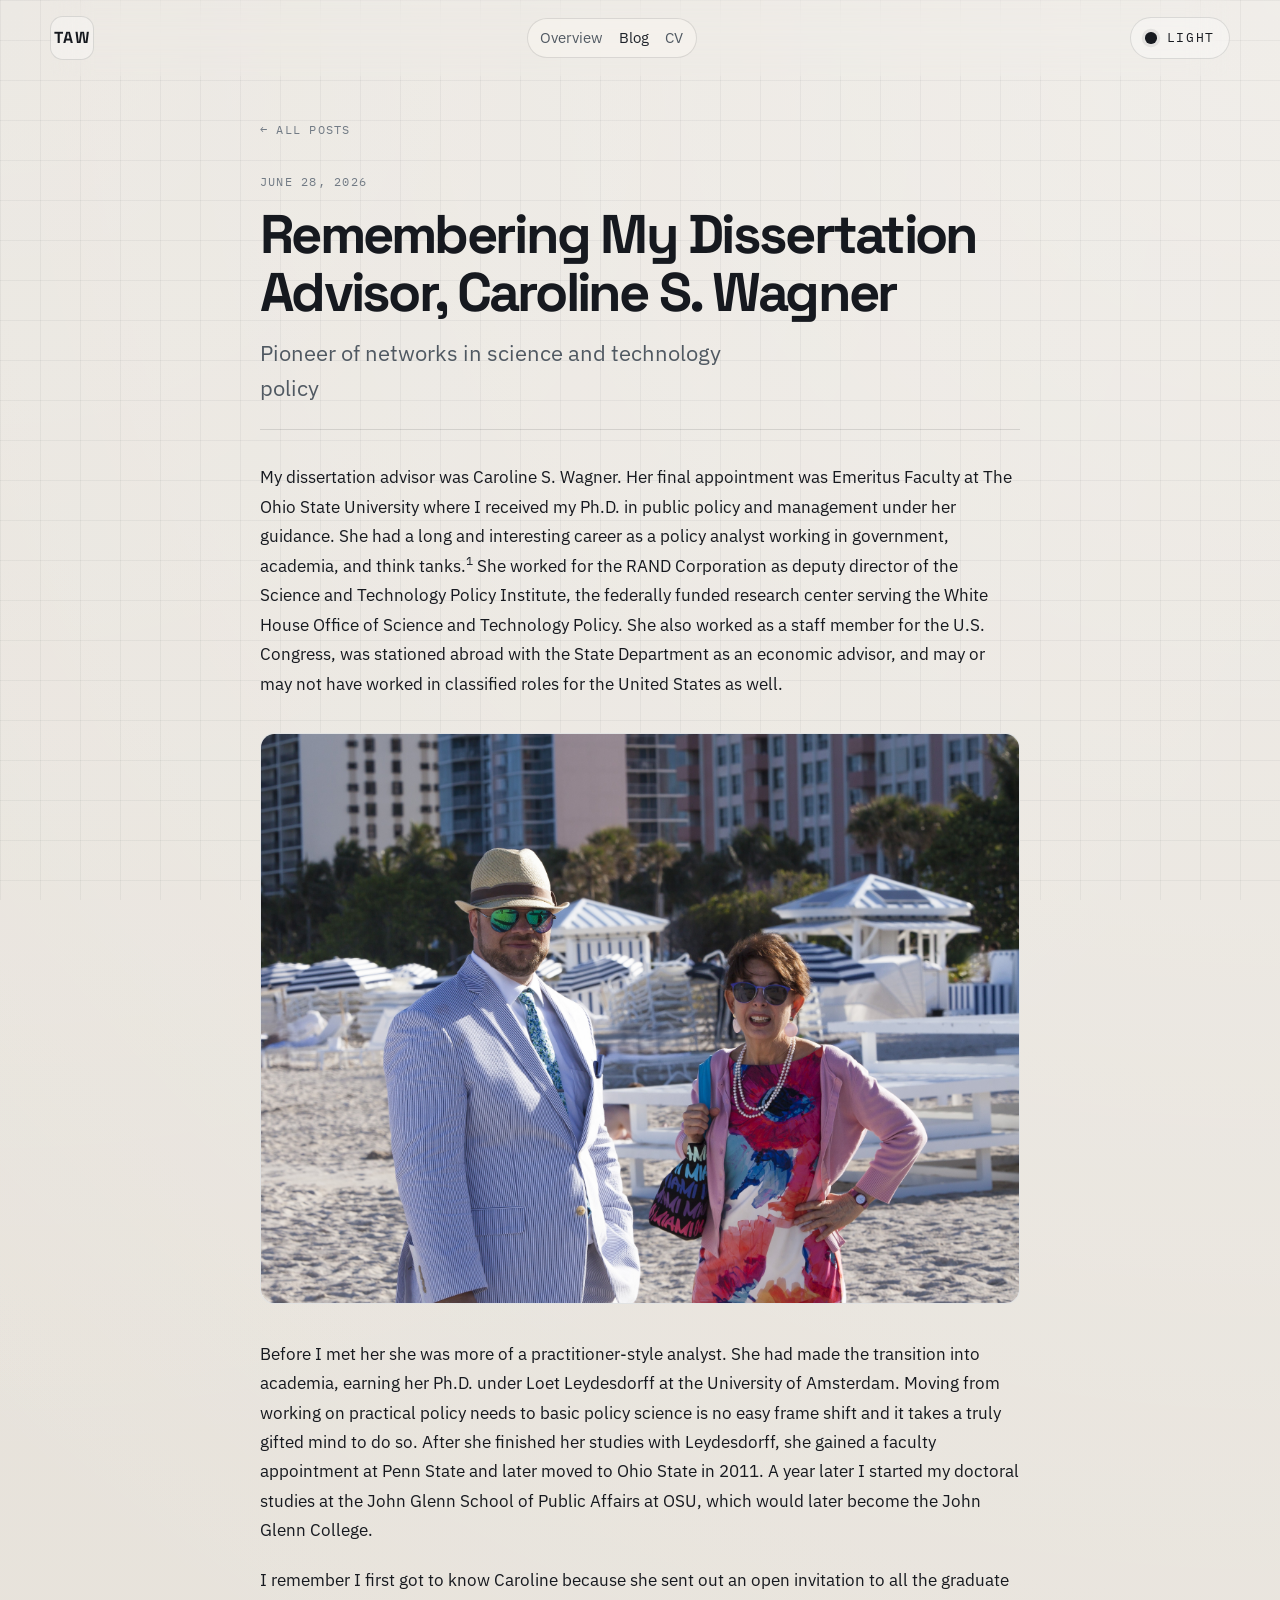
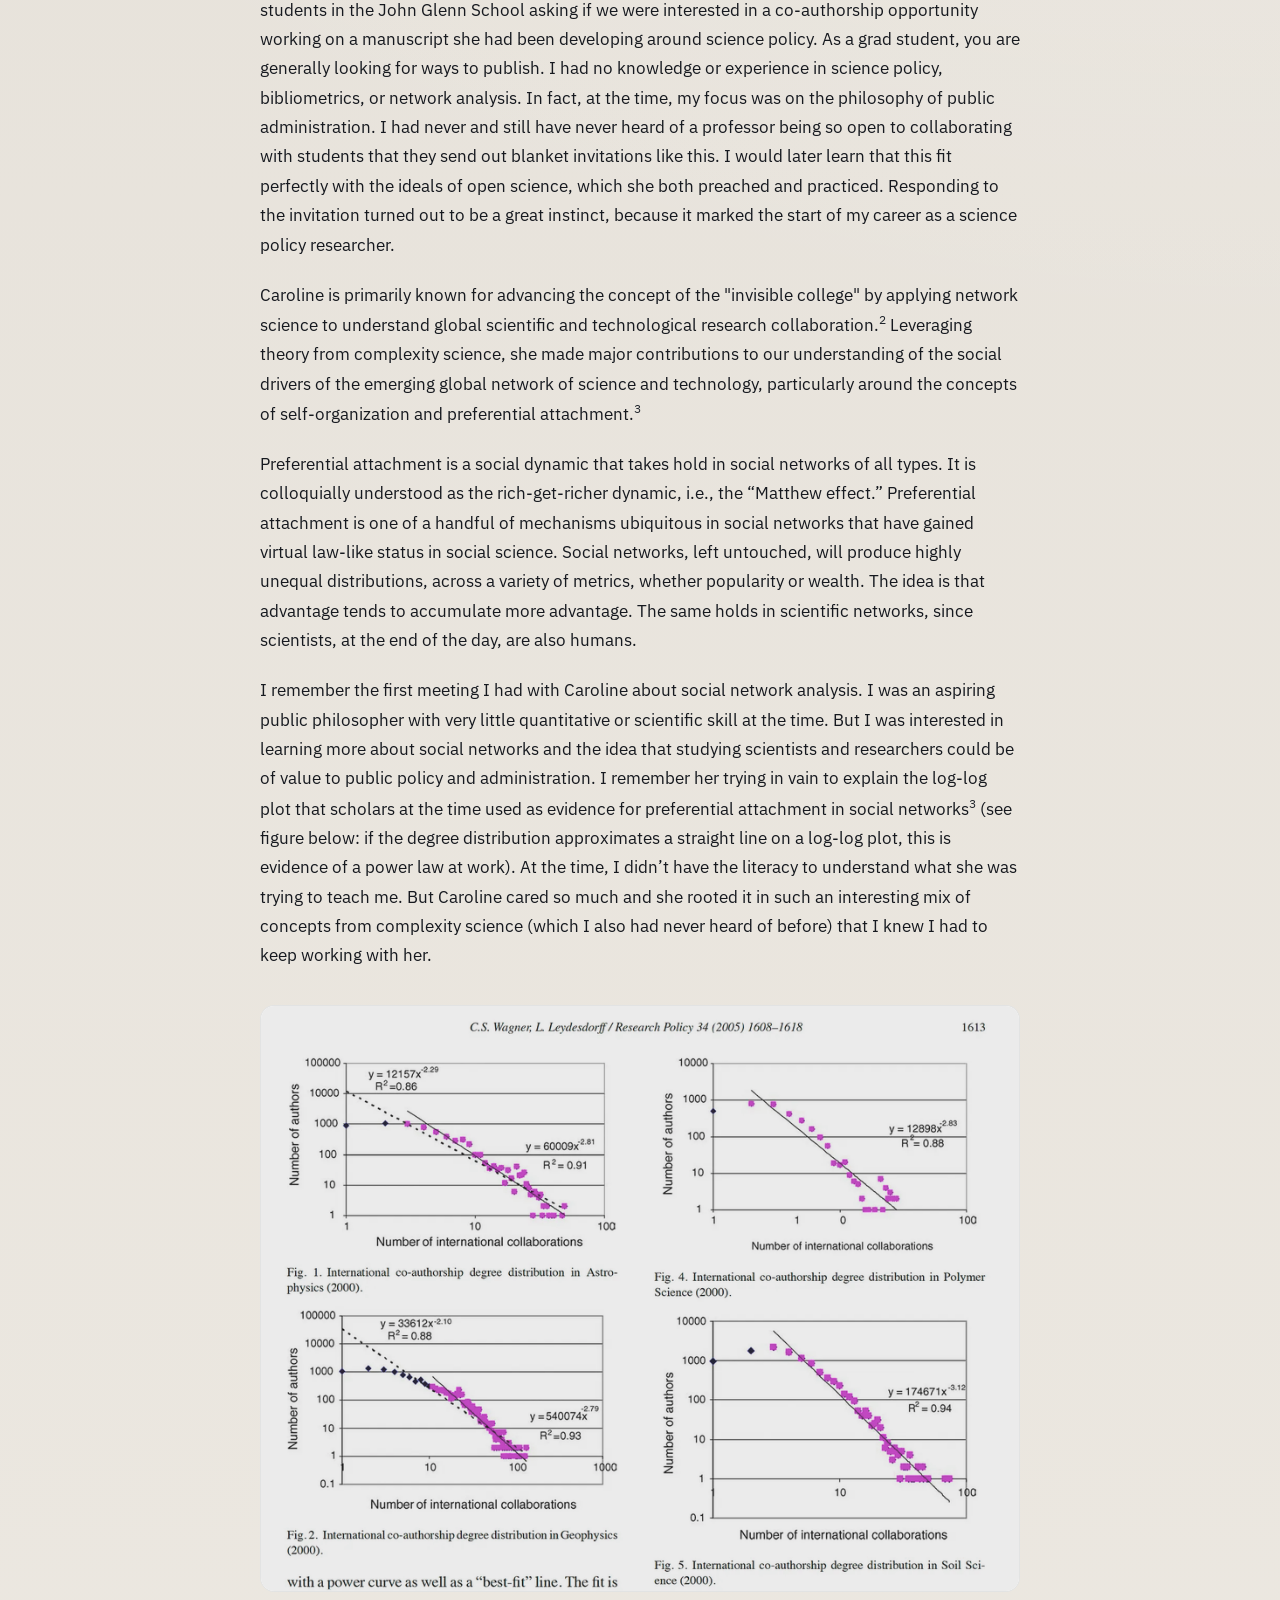
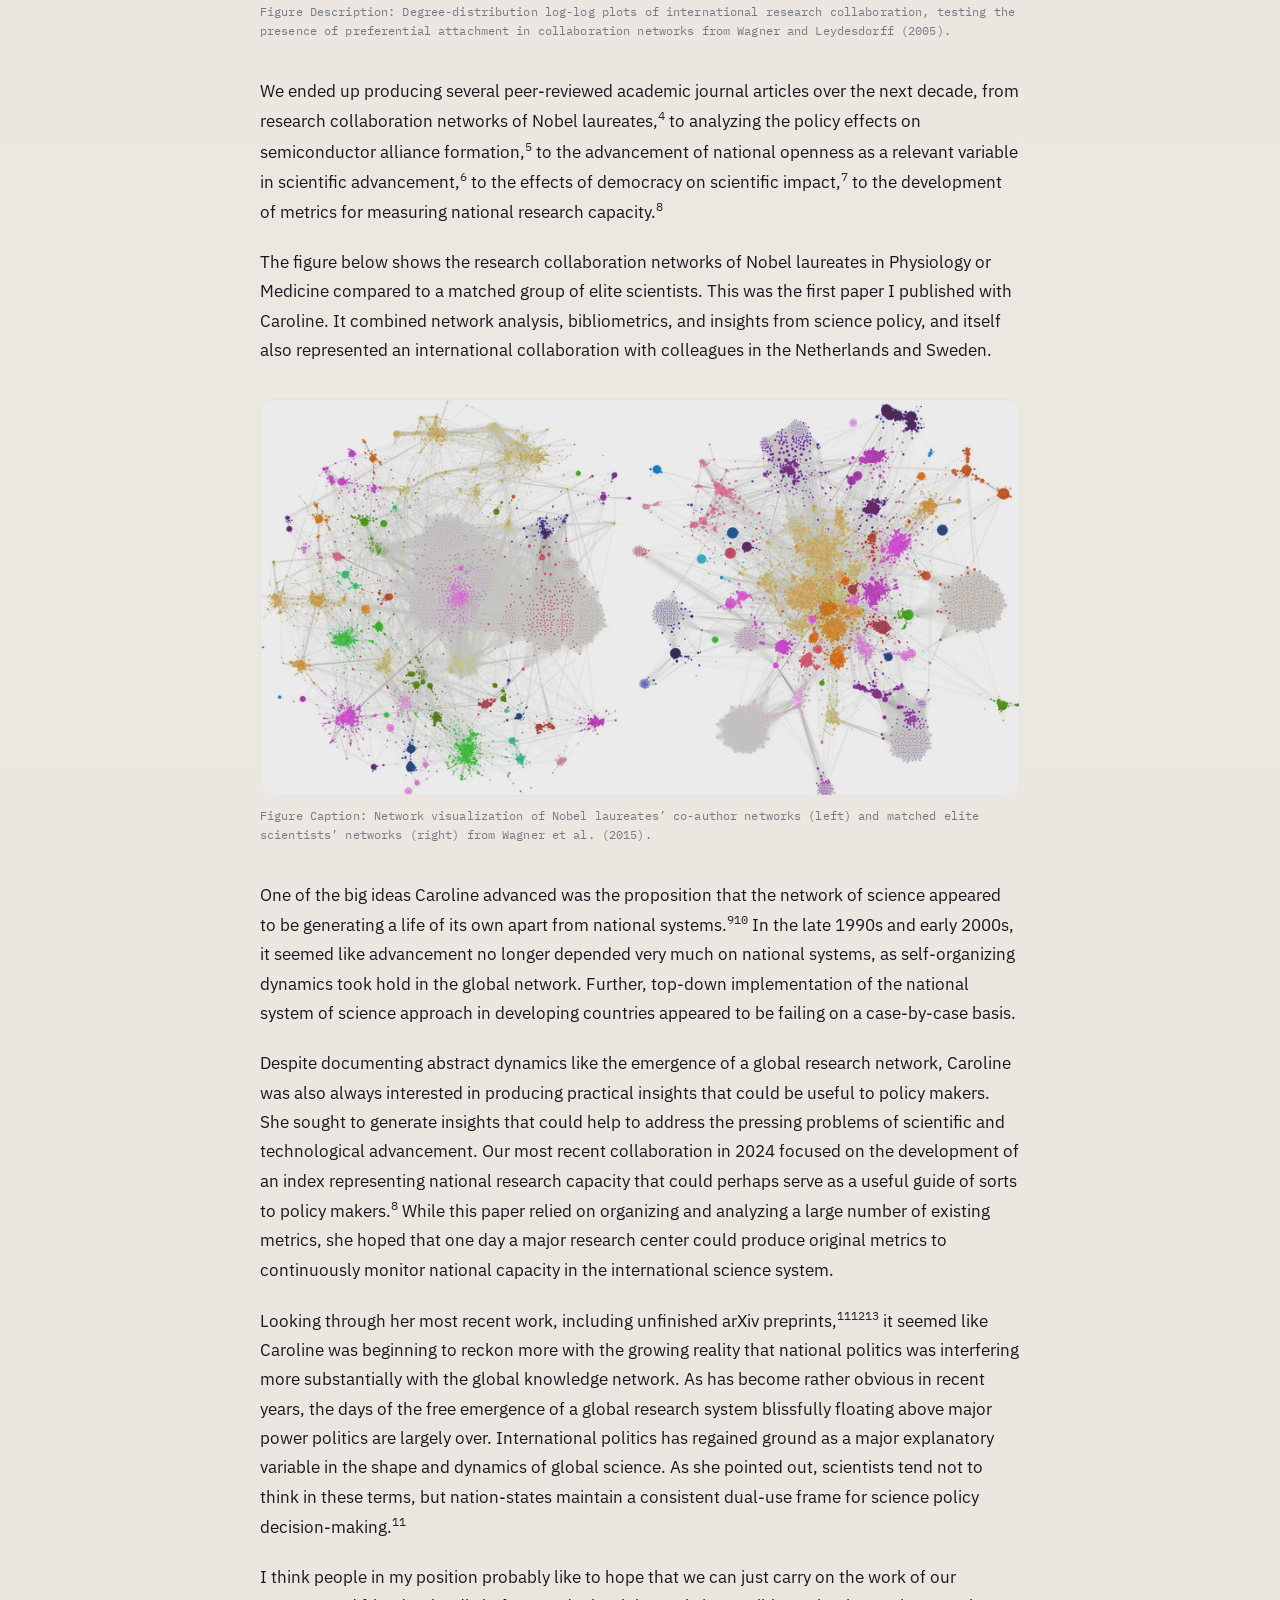
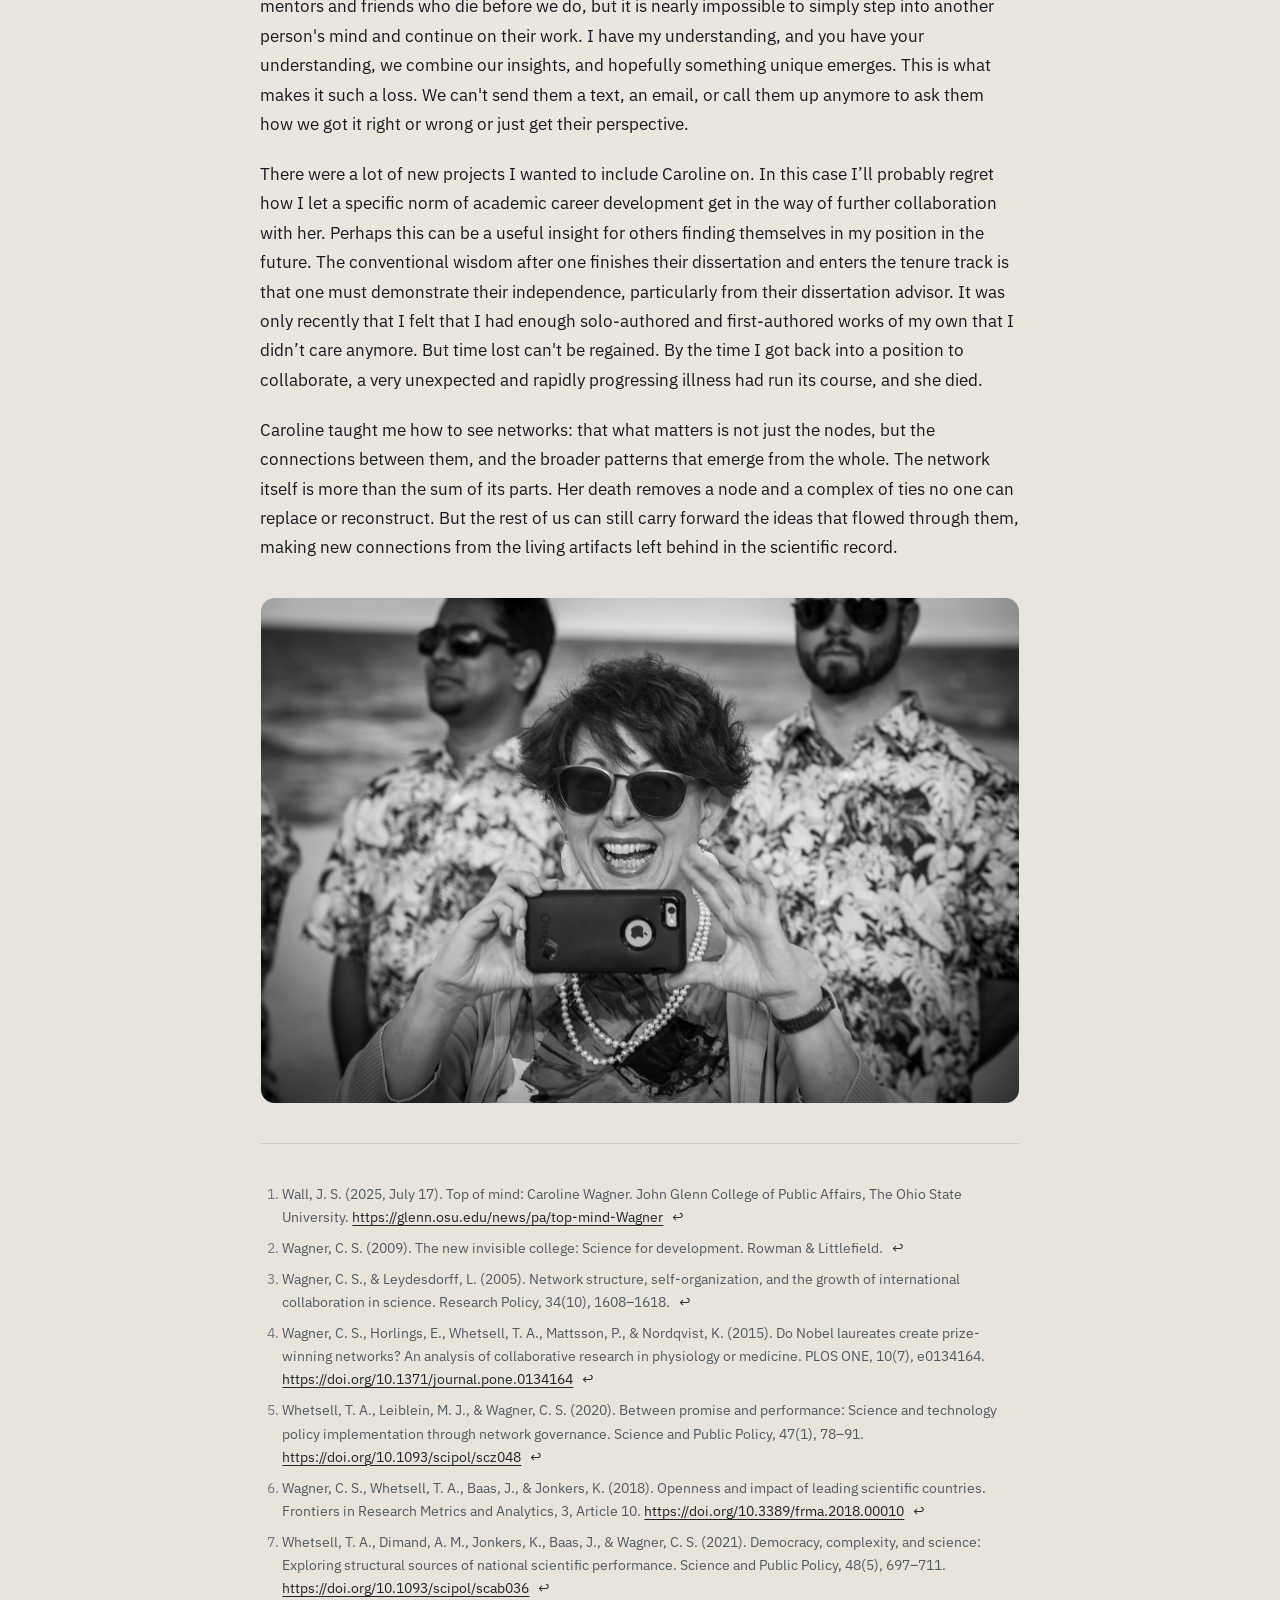
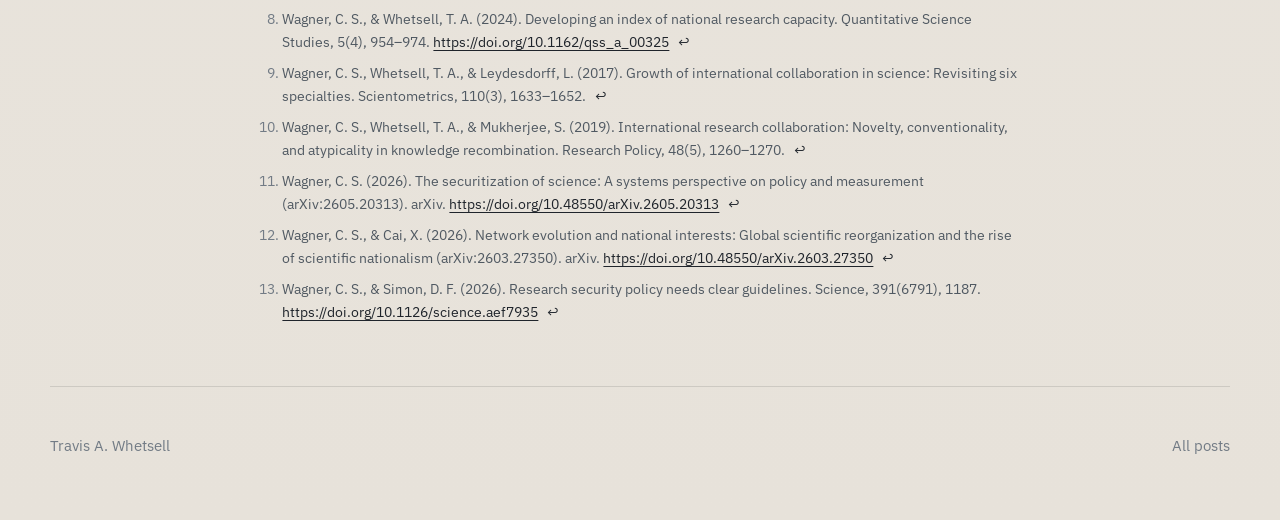
<file: blog/remembering-caroline-wagner.html>
<!doctype html>
<html lang="en" data-theme="light">
<head>
  <meta charset="utf-8">
  <meta name="viewport" content="width=device-width, initial-scale=1">
  <title>Remembering My Dissertation Advisor, Caroline S. Wagner — Travis A. Whetsell</title>
  <meta name="description" content="">
  <script>
    (() => {
      try {
        const savedTheme = localStorage.getItem("theme");
        const theme = savedTheme === "dark" ? "dark" : "light";
        document.documentElement.dataset.theme = theme;
      } catch {
        document.documentElement.dataset.theme = "light";
      }
    })();
  </script>
  <meta name="theme-color" content="#ece8e1">
  <link rel="preconnect" href="https://fonts.googleapis.com">
  <link rel="preconnect" href="https://fonts.gstatic.com" crossorigin>
  <link
    href="https://fonts.googleapis.com/css2?family=IBM+Plex+Mono:wght@400;500&amp;family=IBM+Plex+Sans:wght@400;500;600&amp;family=Space+Grotesk:wght@500;700&amp;display=swap"
    rel="stylesheet"
  >
  <link rel="stylesheet" href="../styles.css">
</head>
<body>
  <div class="page-shell">
    <header class="site-header">
      <a class="site-mark" href="../index.html#top" aria-label="Go to home">TAW</a>
      <nav class="site-nav" aria-label="Primary">
        <a href="../index.html">Overview</a>
        <a href="./" aria-current="page">Blog</a>
        <a href="../cv/">CV</a>
      </nav>
      <div class="header-actions">
        <button
          class="theme-toggle"
          id="theme-toggle"
          type="button"
          role="switch"
          aria-checked="true"
          aria-label="Switch to dark mode"
        >
          <span class="theme-toggle-indicator" aria-hidden="true"></span>
          <span class="theme-toggle-label" id="theme-toggle-label">Light</span>
        </button>
      </div>
    </header>

    <main id="top">
      <article class="article">
        <a class="back-link" href="./">&larr; All posts</a>

        <header class="article-header">
          <div class="article-meta">
            <time datetime="2026-06-28">June 28, 2026</time>
          </div>
          <h1>Remembering My Dissertation Advisor, Caroline S. Wagner</h1>
          <p class="article-subtitle">Pioneer of networks in science and technology policy</p>
        </header>

        <div class="prose">
          <p>My dissertation advisor was Caroline S. Wagner. Her final appointment was Emeritus Faculty at The Ohio State University where I received my Ph.D. in public policy and management under her guidance. She had a long and interesting career as a policy analyst working in government, academia, and think tanks.<sup class="footnote-ref" id="fnref-1"><a href="#fn-1">1</a></sup> She worked for the RAND Corporation as deputy director of the Science and Technology Policy Institute, the federally funded research center serving the White House Office of Science and Technology Policy. She also worked as a staff member for the U.S. Congress, was stationed abroad with the State Department as an economic advisor, and may or may not have worked in classified roles for the United States as well.</p>

          <figure class="post-figure">
  <img src="assets/tw_wedding_cw_pic_1.jpg" alt="Caroline S. Wagner and the author on the beach in Miami">
</figure>

          <p>Before I met her she was more of a practitioner-style analyst. She had made the transition into academia, earning her Ph.D. under Loet Leydesdorff at the University of Amsterdam. Moving from working on practical policy needs to basic policy science is no easy frame shift and it takes a truly gifted mind to do so. After she finished her studies with Leydesdorff, she gained a faculty appointment at Penn State and later moved to Ohio State in 2011. A year later I started my doctoral studies at the John Glenn School of Public Affairs at OSU, which would later become the John Glenn College.</p>

          <p>I remember I first got to know Caroline because she sent out an open invitation to all the graduate students in the John Glenn School asking if we were interested in a co-authorship opportunity working on a manuscript she had been developing around science policy. As a grad student, you are generally looking for ways to publish. I had no knowledge or experience in science policy, bibliometrics, or network analysis. In fact, at the time, my focus was on the philosophy of public administration. I had never and still have never heard of a professor being so open to collaborating with students that they send out blanket invitations like this. I would later learn that this fit perfectly with the ideals of open science, which she both preached and practiced. Responding to the invitation turned out to be a great instinct, because it marked the start of my career as a science policy researcher.</p>

          <p>Caroline is primarily known for advancing the concept of the "invisible college" by applying network science to understand global scientific and technological research collaboration.<sup class="footnote-ref" id="fnref-2"><a href="#fn-2">2</a></sup> Leveraging theory from complexity science, she made major contributions to our understanding of the social drivers of the emerging global network of science and technology, particularly around the concepts of self-organization and preferential attachment.<sup class="footnote-ref" id="fnref-3"><a href="#fn-3">3</a></sup></p>

          <p>Preferential attachment is a social dynamic that takes hold in social networks of all types. It is colloquially understood as the rich-get-richer dynamic, i.e., the “Matthew effect.” Preferential attachment is one of a handful of mechanisms ubiquitous in social networks that have gained virtual law-like status in social science. Social networks, left untouched, will produce highly unequal distributions, across a variety of metrics, whether popularity or wealth. The idea is that advantage tends to accumulate more advantage. The same holds in scientific networks, since scientists, at the end of the day, are also humans.</p>

          <p>I remember the first meeting I had with Caroline about social network analysis. I was an aspiring public philosopher with very little quantitative or scientific skill at the time. But I was interested in learning more about social networks and the idea that studying scientists and researchers could be of value to public policy and administration. I remember her trying in vain to explain the log-log plot that scholars at the time used as evidence for preferential attachment in social networks<sup class="footnote-ref"><a href="#fn-3">3</a></sup> (see figure below: if the degree distribution approximates a straight line on a log-log plot, this is evidence of a power law at work). At the time, I didn’t have the literacy to understand what she was trying to teach me. But Caroline cared so much and she rooted it in such an interesting mix of concepts from complexity science (which I also had never heard of before) that I knew I had to keep working with her.</p>

          <figure class="post-figure">
  <img src="assets/log-log.png" alt="Degree-distribution log-log plots testing for preferential attachment in international research collaboration networks">
  <figcaption>Figure Description: Degree-distribution log-log plots of international research collaboration, testing the presence of preferential attachment in collaboration networks from Wagner and Leydesdorff (2005).</figcaption>
</figure>

          <p>We ended up producing several peer-reviewed academic journal articles over the next decade, from research collaboration networks of Nobel laureates,<sup class="footnote-ref" id="fnref-4"><a href="#fn-4">4</a></sup> to analyzing the policy effects on semiconductor alliance formation,<sup class="footnote-ref" id="fnref-5"><a href="#fn-5">5</a></sup> to the advancement of national openness as a relevant variable in scientific advancement,<sup class="footnote-ref" id="fnref-6"><a href="#fn-6">6</a></sup> to the effects of democracy on scientific impact,<sup class="footnote-ref" id="fnref-7"><a href="#fn-7">7</a></sup> to the development of metrics for measuring national research capacity.<sup class="footnote-ref" id="fnref-8"><a href="#fn-8">8</a></sup></p>

          <p>The figure below shows the research collaboration networks of Nobel laureates in Physiology or Medicine compared to a matched group of elite scientists. This was the first paper I published with Caroline. It combined network analysis, bibliometrics, and insights from science policy, and itself also represented an international collaboration with colleagues in the Netherlands and Sweden.</p>

          <figure class="post-figure">
  <img src="assets/nobel-network.png" alt="Co-authorship network visualizations of Nobel laureates compared with a matched group of elite scientists">
  <figcaption>Figure Caption: Network visualization of Nobel laureates’ co-author networks (left) and matched elite scientists’ networks (right) from Wagner et al. (2015).</figcaption>
</figure>

          <p>One of the big ideas Caroline advanced was the proposition that the network of science appeared to be generating a life of its own apart from national systems.<sup class="footnote-ref" id="fnref-9"><a href="#fn-9">9</a></sup><sup class="footnote-ref" id="fnref-10"><a href="#fn-10">10</a></sup> In the late 1990s and early 2000s, it seemed like advancement no longer depended very much on national systems, as self-organizing dynamics took hold in the global network. Further, top-down implementation of the national system of science approach in developing countries appeared to be failing on a case-by-case basis.</p>

          <p>Despite documenting abstract dynamics like the emergence of a global research network, Caroline was also always interested in producing practical insights that could be useful to policy makers. She sought to generate insights that could help to address the pressing problems of scientific and technological advancement. Our most recent collaboration in 2024 focused on the development of an index representing national research capacity that could perhaps serve as a useful guide of sorts to policy makers.<sup class="footnote-ref"><a href="#fn-8">8</a></sup> While this paper relied on organizing and analyzing a large number of existing metrics, she hoped that one day a major research center could produce original metrics to continuously monitor national capacity in the international science system.</p>

          <p>Looking through her most recent work, including unfinished arXiv preprints,<sup class="footnote-ref" id="fnref-11"><a href="#fn-11">11</a></sup><sup class="footnote-ref" id="fnref-12"><a href="#fn-12">12</a></sup><sup class="footnote-ref" id="fnref-13"><a href="#fn-13">13</a></sup> it seemed like Caroline was beginning to reckon more with the growing reality that national politics was interfering more substantially with the global knowledge network. As has become rather obvious in recent years, the days of the free emergence of a global research system blissfully floating above major power politics are largely over. International politics has regained ground as a major explanatory variable in the shape and dynamics of global science. As she pointed out, scientists tend not to think in these terms, but nation-states maintain a consistent dual-use frame for science policy decision-making.<sup class="footnote-ref"><a href="#fn-11">11</a></sup></p>

          <p>I think people in my position probably like to hope that we can just carry on the work of our mentors and friends who die before we do, but it is nearly impossible to simply step into another person's mind and continue on their work. I have my understanding, and you have your understanding, we combine our insights, and hopefully something unique emerges. This is what makes it such a loss. We can't send them a text, an email, or call them up anymore to ask them how we got it right or wrong or just get their perspective.</p>

          <p>There were a lot of new projects I wanted to include Caroline on. In this case I’ll probably regret how I let a specific norm of academic career development get in the way of further collaboration with her. Perhaps this can be a useful insight for others finding themselves in my position in the future. The conventional wisdom after one finishes their dissertation and enters the tenure track is that one must demonstrate their independence, particularly from their dissertation advisor. It was only recently that I felt that I had enough solo-authored and first-authored works of my own that I didn’t care anymore. But time lost can't be regained. By the time I got back into a position to collaborate, a very unexpected and rapidly progressing illness had run its course, and she died.</p>

          <p>Caroline taught me how to see networks: that what matters is not just the nodes, but the connections between them, and the broader patterns that emerge from the whole. The network itself is more than the sum of its parts. Her death removes a node and a complex of ties no one can replace or reconstruct. But the rest of us can still carry forward the ideas that flowed through them, making new connections from the living artifacts left behind in the scientific record.</p>

          <figure class="post-figure">
  <img src="assets/BEACHWEDDING00_90.jpg" alt="Caroline S. Wagner laughing while taking a photo at a beach wedding in Miami">
</figure>

          <hr class="footnotes-sep">
          <ol class="footnotes">
  <li id="fn-1">Wall, J. S. (2025, July 17). Top of mind: Caroline Wagner. John Glenn College of Public Affairs, The Ohio State University. <a href="https://glenn.osu.edu/news/pa/top-mind-Wagner">https://glenn.osu.edu/news/pa/top-mind-Wagner</a> <a class="footnote-back" href="#fnref-1" aria-label="Back to text">&#8617;</a></li>
  <li id="fn-2">Wagner, C. S. (2009). The new invisible college: Science for development. Rowman &amp; Littlefield. <a class="footnote-back" href="#fnref-2" aria-label="Back to text">&#8617;</a></li>
  <li id="fn-3">Wagner, C. S., &amp; Leydesdorff, L. (2005). Network structure, self-organization, and the growth of international collaboration in science. Research Policy, 34(10), 1608–1618. <a class="footnote-back" href="#fnref-3" aria-label="Back to text">&#8617;</a></li>
  <li id="fn-4">Wagner, C. S., Horlings, E., Whetsell, T. A., Mattsson, P., &amp; Nordqvist, K. (2015). Do Nobel laureates create prize-winning networks? An analysis of collaborative research in physiology or medicine. PLOS ONE, 10(7), e0134164. <a href="https://doi.org/10.1371/journal.pone.0134164">https://doi.org/10.1371/journal.pone.0134164</a> <a class="footnote-back" href="#fnref-4" aria-label="Back to text">&#8617;</a></li>
  <li id="fn-5">Whetsell, T. A., Leiblein, M. J., &amp; Wagner, C. S. (2020). Between promise and performance: Science and technology policy implementation through network governance. Science and Public Policy, 47(1), 78–91. <a href="https://doi.org/10.1093/scipol/scz048">https://doi.org/10.1093/scipol/scz048</a> <a class="footnote-back" href="#fnref-5" aria-label="Back to text">&#8617;</a></li>
  <li id="fn-6">Wagner, C. S., Whetsell, T. A., Baas, J., &amp; Jonkers, K. (2018). Openness and impact of leading scientific countries. Frontiers in Research Metrics and Analytics, 3, Article 10. <a href="https://doi.org/10.3389/frma.2018.00010">https://doi.org/10.3389/frma.2018.00010</a> <a class="footnote-back" href="#fnref-6" aria-label="Back to text">&#8617;</a></li>
  <li id="fn-7">Whetsell, T. A., Dimand, A. M., Jonkers, K., Baas, J., &amp; Wagner, C. S. (2021). Democracy, complexity, and science: Exploring structural sources of national scientific performance. Science and Public Policy, 48(5), 697–711. <a href="https://doi.org/10.1093/scipol/scab036">https://doi.org/10.1093/scipol/scab036</a> <a class="footnote-back" href="#fnref-7" aria-label="Back to text">&#8617;</a></li>
  <li id="fn-8">Wagner, C. S., &amp; Whetsell, T. A. (2024). Developing an index of national research capacity. Quantitative Science Studies, 5(4), 954–974. <a href="https://doi.org/10.1162/qss_a_00325">https://doi.org/10.1162/qss_a_00325</a> <a class="footnote-back" href="#fnref-8" aria-label="Back to text">&#8617;</a></li>
  <li id="fn-9">Wagner, C. S., Whetsell, T. A., &amp; Leydesdorff, L. (2017). Growth of international collaboration in science: Revisiting six specialties. Scientometrics, 110(3), 1633–1652. <a class="footnote-back" href="#fnref-9" aria-label="Back to text">&#8617;</a></li>
  <li id="fn-10">Wagner, C. S., Whetsell, T. A., &amp; Mukherjee, S. (2019). International research collaboration: Novelty, conventionality, and atypicality in knowledge recombination. Research Policy, 48(5), 1260–1270. <a class="footnote-back" href="#fnref-10" aria-label="Back to text">&#8617;</a></li>
  <li id="fn-11">Wagner, C. S. (2026). The securitization of science: A systems perspective on policy and measurement (arXiv:2605.20313). arXiv. <a href="https://doi.org/10.48550/arXiv.2605.20313">https://doi.org/10.48550/arXiv.2605.20313</a> <a class="footnote-back" href="#fnref-11" aria-label="Back to text">&#8617;</a></li>
  <li id="fn-12">Wagner, C. S., &amp; Cai, X. (2026). Network evolution and national interests: Global scientific reorganization and the rise of scientific nationalism (arXiv:2603.27350). arXiv. <a href="https://doi.org/10.48550/arXiv.2603.27350">https://doi.org/10.48550/arXiv.2603.27350</a> <a class="footnote-back" href="#fnref-12" aria-label="Back to text">&#8617;</a></li>
  <li id="fn-13">Wagner, C. S., &amp; Simon, D. F. (2026). Research security policy needs clear guidelines. Science, 391(6791), 1187. <a href="https://doi.org/10.1126/science.aef7935">https://doi.org/10.1126/science.aef7935</a> <a class="footnote-back" href="#fnref-13" aria-label="Back to text">&#8617;</a></li>
          </ol>
        </div>

      </article>
    </main>

    <footer class="site-footer">
      <p>Travis A. Whetsell</p>
      <p><a href="./">All posts</a></p>
    </footer>
  </div>
  <script>
    (() => {
      const root = document.documentElement;
      const toggle = document.getElementById("theme-toggle");
      const toggleLabel = document.getElementById("theme-toggle-label");
      const themeColor = document.querySelector('meta[name="theme-color"]');
      const themeColors = {
        dark: "#0b0d10",
        light: "#ece8e1"
      };

      function getTheme() {
        return root.dataset.theme === "light" ? "light" : "dark";
      }

      function applyTheme(theme) {
        root.dataset.theme = theme;

        if (toggle) {
          const isLight = theme === "light";
          toggle.setAttribute("aria-checked", String(isLight));
          toggle.setAttribute(
            "aria-label",
            isLight ? "Switch to dark mode" : "Switch to light mode"
          );
        }

        if (toggleLabel) {
          toggleLabel.textContent = theme === "light" ? "Light" : "Dark";
        }

        if (themeColor) {
          themeColor.setAttribute("content", themeColors[theme]);
        }
      }

      applyTheme(getTheme());

      toggle?.addEventListener("click", () => {
        const nextTheme = getTheme() === "dark" ? "light" : "dark";
        applyTheme(nextTheme);

        try {
          localStorage.setItem("theme", nextTheme);
        } catch {
          // Ignore storage failures and keep the in-memory theme.
        }
      });
    })();
  </script>
</body>
</html>
</file>
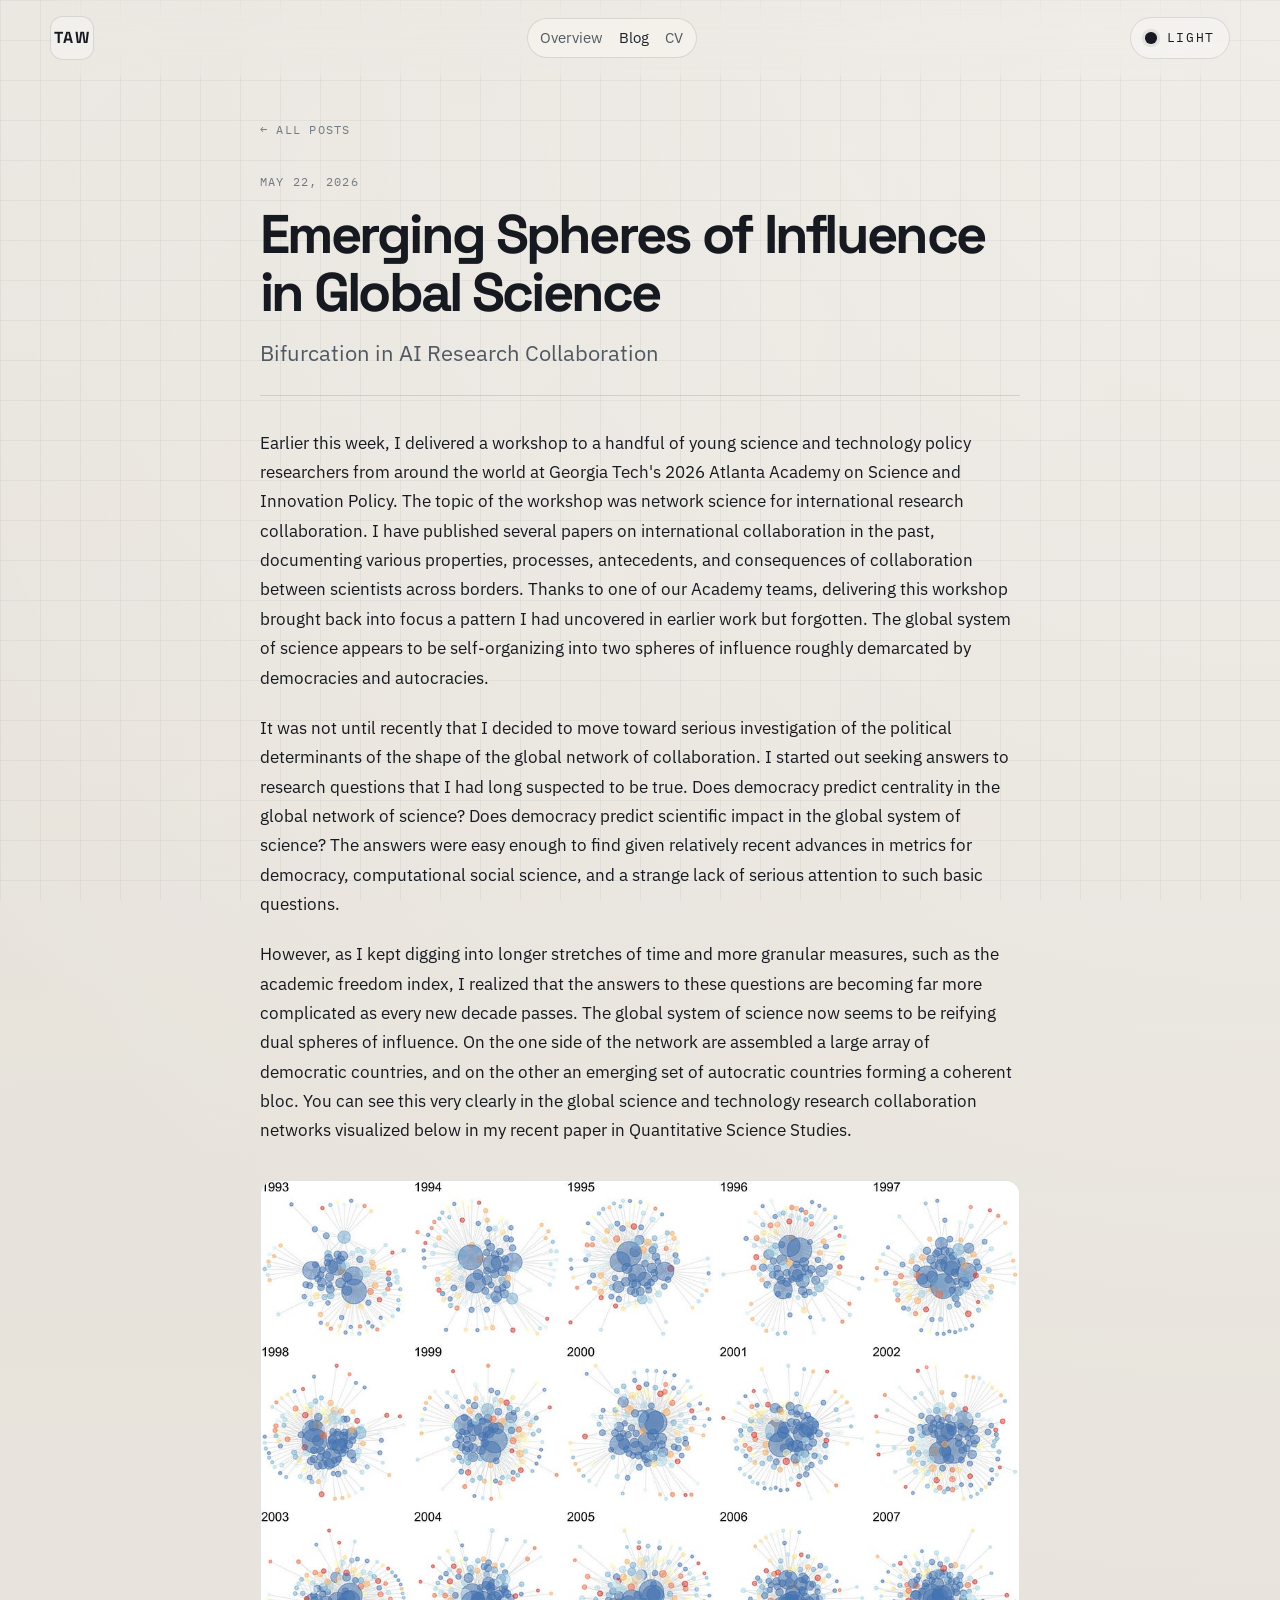
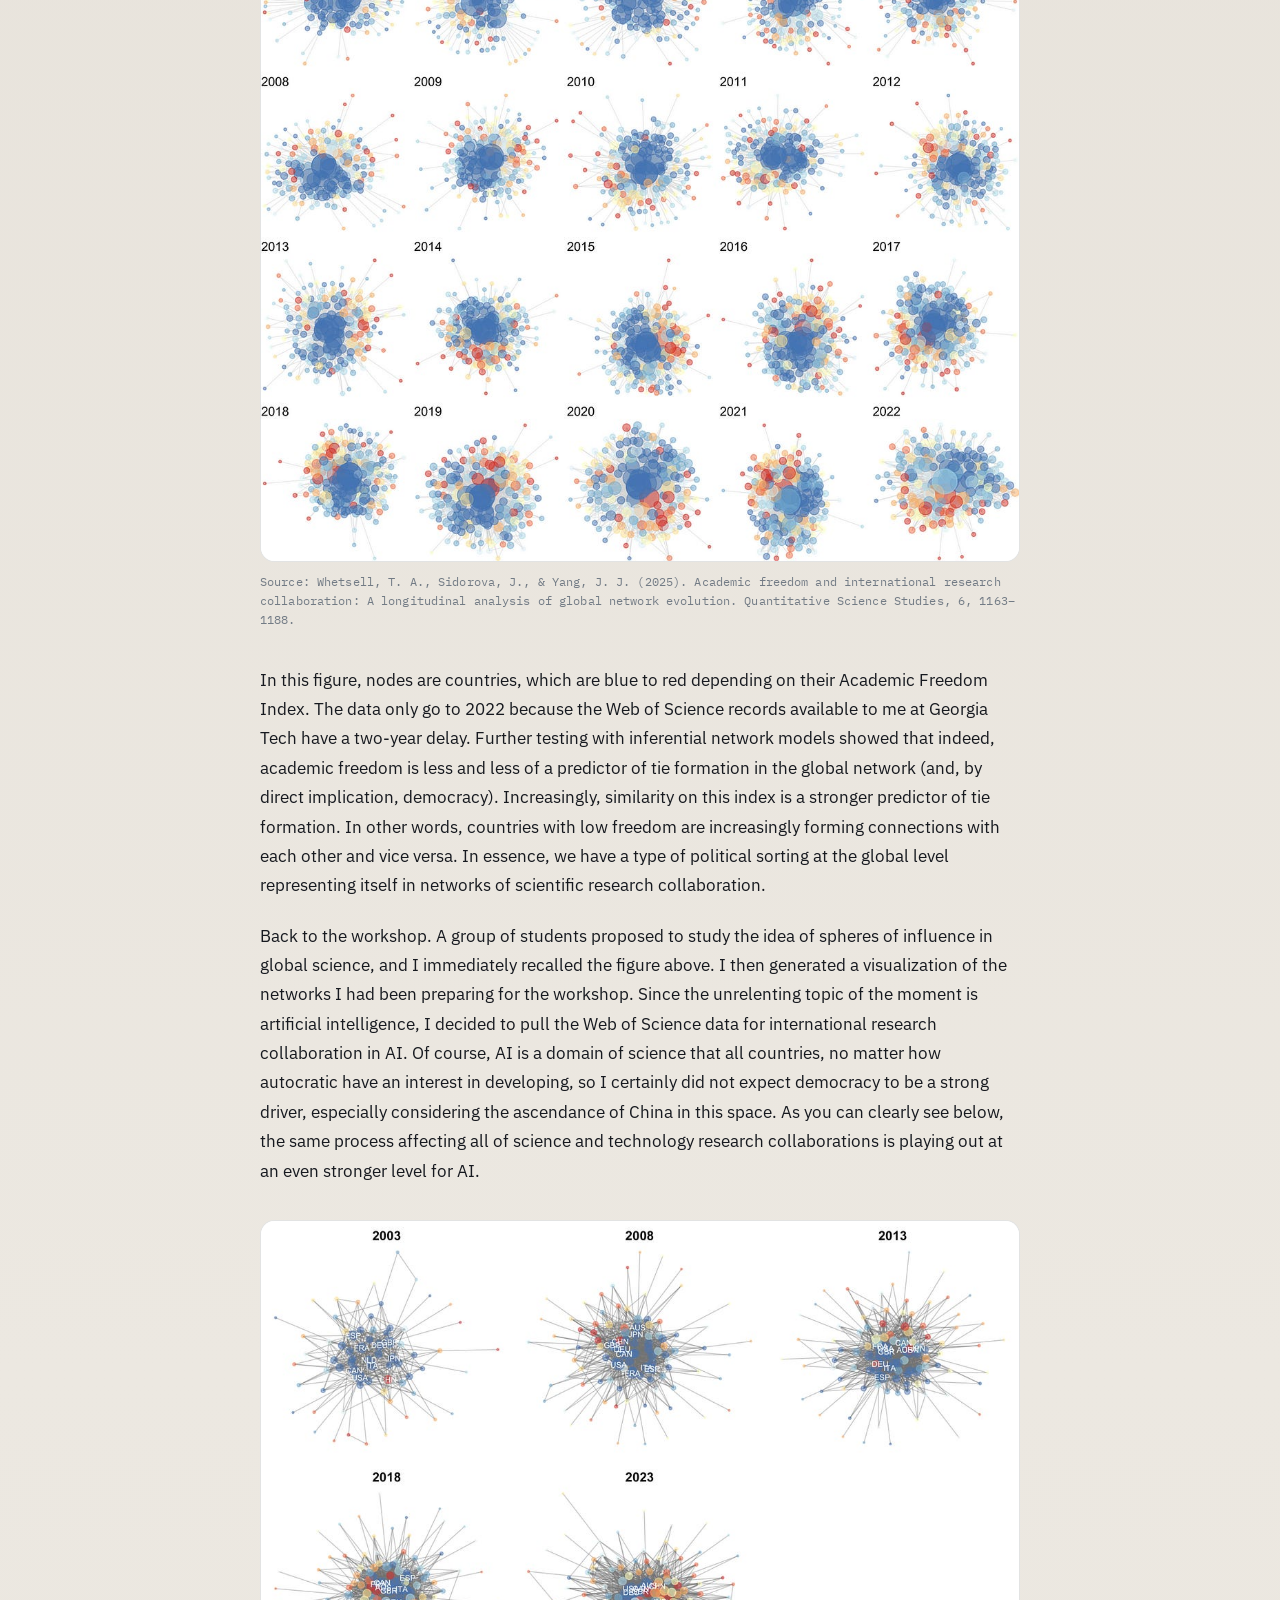
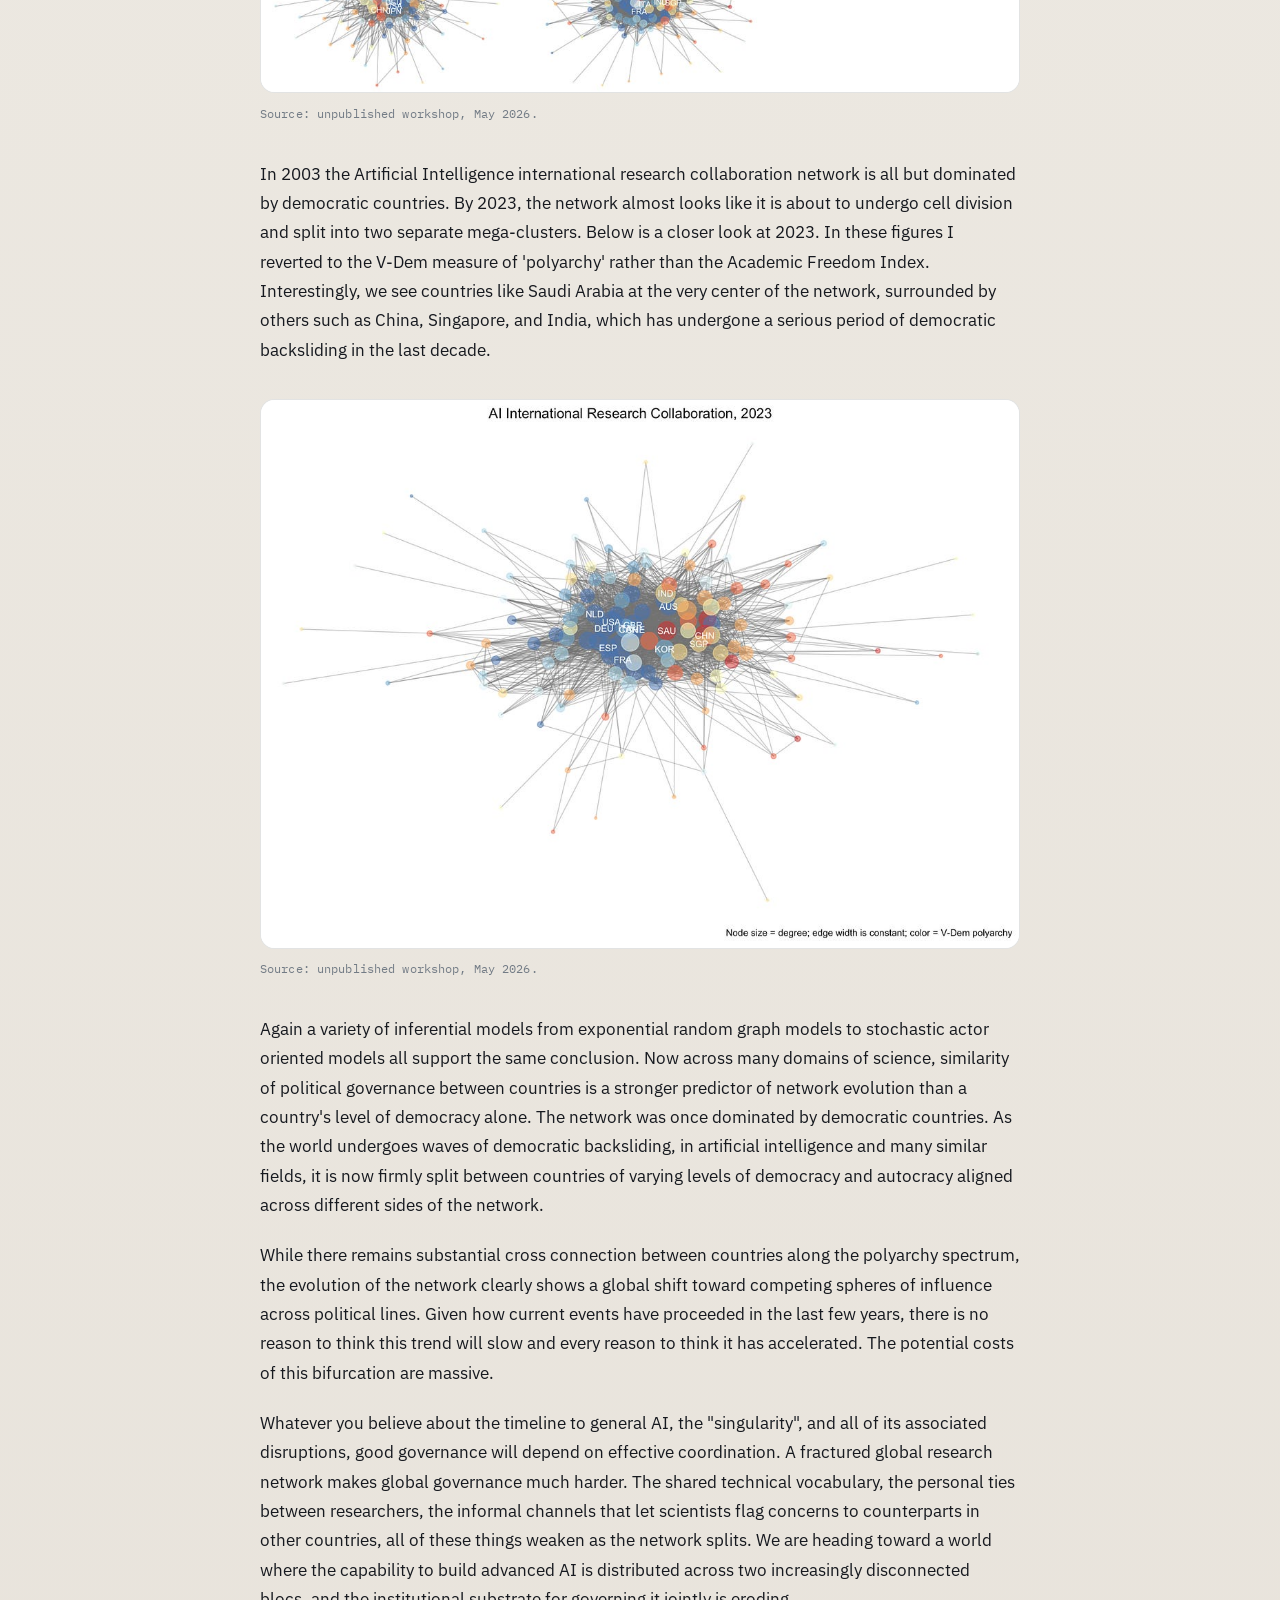
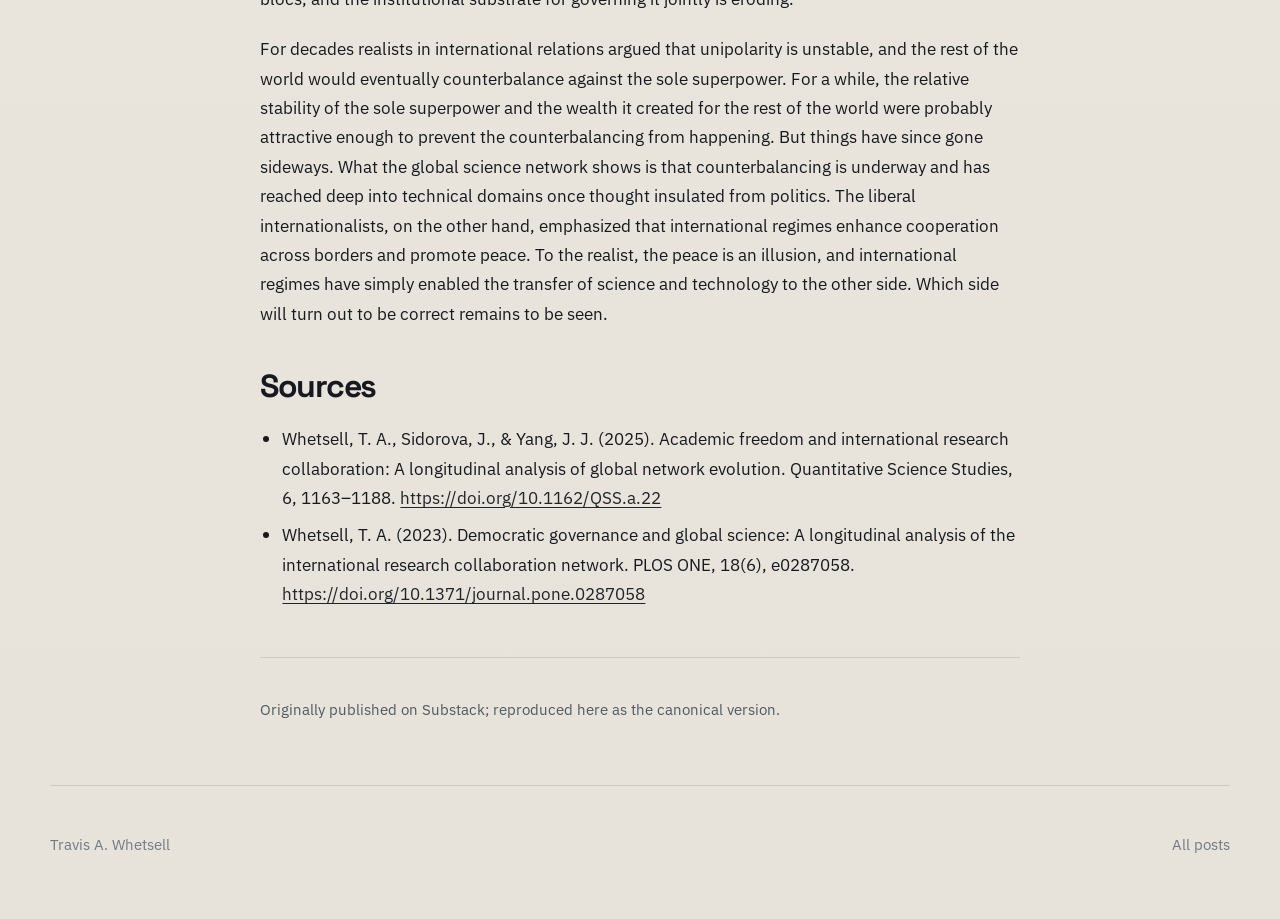
<file: blog/spheres-of-influence.html>
<!doctype html>
<html lang="en" data-theme="light">
<head>
  <meta charset="utf-8">
  <meta name="viewport" content="width=device-width, initial-scale=1">
  <title>Emerging Spheres of Influence in Global Science — Travis A. Whetsell</title>
  <meta name="description" content="The global system of science appears to be self-organizing into two spheres of influence, roughly demarcated by democracies and autocracies — a pattern even stronger in AI research collaboration.">
  <script>
    (() => {
      try {
        const savedTheme = localStorage.getItem("theme");
        const theme = savedTheme === "dark" ? "dark" : "light";
        document.documentElement.dataset.theme = theme;
      } catch {
        document.documentElement.dataset.theme = "light";
      }
    })();
  </script>
  <meta name="theme-color" content="#ece8e1">
  <link rel="preconnect" href="https://fonts.googleapis.com">
  <link rel="preconnect" href="https://fonts.gstatic.com" crossorigin>
  <link
    href="https://fonts.googleapis.com/css2?family=IBM+Plex+Mono:wght@400;500&amp;family=IBM+Plex+Sans:wght@400;500;600&amp;family=Space+Grotesk:wght@500;700&amp;display=swap"
    rel="stylesheet"
  >
  <link rel="stylesheet" href="../styles.css">
</head>
<body>
  <div class="page-shell">
    <header class="site-header">
      <a class="site-mark" href="../index.html#top" aria-label="Go to home">TAW</a>
      <nav class="site-nav" aria-label="Primary">
        <a href="../index.html">Overview</a>
        <a href="./" aria-current="page">Blog</a>
        <a href="../cv/">CV</a>
      </nav>
      <div class="header-actions">
        <button
          class="theme-toggle"
          id="theme-toggle"
          type="button"
          role="switch"
          aria-checked="true"
          aria-label="Switch to dark mode"
        >
          <span class="theme-toggle-indicator" aria-hidden="true"></span>
          <span class="theme-toggle-label" id="theme-toggle-label">Light</span>
        </button>
      </div>
    </header>

    <main id="top">
      <article class="article">
        <a class="back-link" href="./">&larr; All posts</a>

        <header class="article-header">
          <div class="article-meta">
            <time datetime="2026-05-22">May 22, 2026</time>
          </div>
          <h1>Emerging Spheres of Influence in Global Science</h1>
          <p class="article-subtitle">Bifurcation in AI Research Collaboration</p>
        </header>

        <div class="prose">
          <p>Earlier this week, I delivered a workshop to a handful of young science and technology policy researchers from around the world at Georgia Tech's 2026 Atlanta Academy on Science and Innovation Policy. The topic of the workshop was network science for international research collaboration. I have published several papers on international collaboration in the past, documenting various properties, processes, antecedents, and consequences of collaboration between scientists across borders. Thanks to one of our Academy teams, delivering this workshop brought back into focus a pattern I had uncovered in earlier work but forgotten. The global system of science appears to be self-organizing into two spheres of influence roughly demarcated by democracies and autocracies.</p>

          <p>It was not until recently that I decided to move toward serious investigation of the political determinants of the shape of the global network of collaboration. I started out seeking answers to research questions that I had long suspected to be true. Does democracy predict centrality in the global network of science? Does democracy predict scientific impact in the global system of science? The answers were easy enough to find given relatively recent advances in metrics for democracy, computational social science, and a strange lack of serious attention to such basic questions.</p>

          <p>However, as I kept digging into longer stretches of time and more granular measures, such as the academic freedom index, I realized that the answers to these questions are becoming far more complicated as every new decade passes. The global system of science now seems to be reifying dual spheres of influence. On the one side of the network are assembled a large array of democratic countries, and on the other an emerging set of autocratic countries forming a coherent bloc. You can see this very clearly in the global science and technology research collaboration networks visualized below in my recent paper in Quantitative Science Studies.</p>

          <figure class="post-figure">
  <img src="assets/global-science-network-1993-2022.jpg" alt="Global science and technology research collaboration network, 1993–2022. Nodes are countries colored blue to red by Academic Freedom Index.">
  <figcaption>Source: Whetsell, T. A., Sidorova, J., &amp; Yang, J. J. (2025). Academic freedom and international research collaboration: A longitudinal analysis of global network evolution. Quantitative Science Studies, 6, 1163–1188.</figcaption>
</figure>

          <p>In this figure, nodes are countries, which are blue to red depending on their Academic Freedom Index. The data only go to 2022 because the Web of Science records available to me at Georgia Tech have a two-year delay. Further testing with inferential network models showed that indeed, academic freedom is less and less of a predictor of tie formation in the global network (and, by direct implication, democracy). Increasingly, similarity on this index is a stronger predictor of tie formation. In other words, countries with low freedom are increasingly forming connections with each other and vice versa. In essence, we have a type of political sorting at the global level representing itself in networks of scientific research collaboration.</p>

          <p>Back to the workshop. A group of students proposed to study the idea of spheres of influence in global science, and I immediately recalled the figure above. I then generated a visualization of the networks I had been preparing for the workshop. Since the unrelenting topic of the moment is artificial intelligence, I decided to pull the Web of Science data for international research collaboration in AI. Of course, AI is a domain of science that all countries, no matter how autocratic have an interest in developing, so I certainly did not expect democracy to be a strong driver, especially considering the ascendance of China in this space. As you can clearly see below, the same process affecting all of science and technology research collaborations is playing out at an even stronger level for AI.</p>

          <figure class="post-figure">
  <img src="assets/ai-collaboration-2003-2023.jpg" alt="AI international research collaboration network in 2003, 2008, 2013, 2018, and 2023.">
  <figcaption>Source: unpublished workshop, May 2026.</figcaption>
</figure>

          <p>In 2003 the Artificial Intelligence international research collaboration network is all but dominated by democratic countries. By 2023, the network almost looks like it is about to undergo cell division and split into two separate mega-clusters. Below is a closer look at 2023. In these figures I reverted to the V-Dem measure of 'polyarchy' rather than the Academic Freedom Index. Interestingly, we see countries like Saudi Arabia at the very center of the network, surrounded by others such as China, Singapore, and India, which has undergone a serious period of democratic backsliding in the last decade.</p>

          <figure class="post-figure">
  <img src="assets/ai-collaboration-2023.jpg" alt="Close-up of the 2023 AI international research collaboration network. Node size is degree; color is V-Dem polyarchy.">
  <figcaption>Source: unpublished workshop, May 2026.</figcaption>
</figure>

          <p>Again a variety of inferential models from exponential random graph models to stochastic actor oriented models all support the same conclusion. Now across many domains of science, similarity of political governance between countries is a stronger predictor of network evolution than a country's level of democracy alone. The network was once dominated by democratic countries. As the world undergoes waves of democratic backsliding, in artificial intelligence and many similar fields, it is now firmly split between countries of varying levels of democracy and autocracy aligned across different sides of the network.</p>

          <p>While there remains substantial cross connection between countries along the polyarchy spectrum, the evolution of the network clearly shows a global shift toward competing spheres of influence across political lines. Given how current events have proceeded in the last few years, there is no reason to think this trend will slow and every reason to think it has accelerated. The potential costs of this bifurcation are massive.</p>

          <p>Whatever you believe about the timeline to general AI, the "singularity", and all of its associated disruptions, good governance will depend on effective coordination. A fractured global research network makes global governance much harder. The shared technical vocabulary, the personal ties between researchers, the informal channels that let scientists flag concerns to counterparts in other countries, all of these things weaken as the network splits. We are heading toward a world where the capability to build advanced AI is distributed across two increasingly disconnected blocs, and the institutional substrate for governing it jointly is eroding.</p>

          <p>For decades realists in international relations argued that unipolarity is unstable, and the rest of the world would eventually counterbalance against the sole superpower. For a while, the relative stability of the sole superpower and the wealth it created for the rest of the world were probably attractive enough to prevent the counterbalancing from happening. But things have since gone sideways. What the global science network shows is that counterbalancing is underway and has reached deep into technical domains once thought insulated from politics. The liberal internationalists, on the other hand, emphasized that international regimes enhance cooperation across borders and promote peace. To the realist, the peace is an illusion, and international regimes have simply enabled the transfer of science and technology to the other side. Which side will turn out to be correct remains to be seen.</p>

          <h2>Sources</h2>

          <ul>
  <li>Whetsell, T. A., Sidorova, J., &amp; Yang, J. J. (2025). Academic freedom and international research collaboration: A longitudinal analysis of global network evolution. Quantitative Science Studies, 6, 1163–1188. <a href="https://doi.org/10.1162/QSS.a.22">https://doi.org/10.1162/QSS.a.22</a></li>
  <li>Whetsell, T. A. (2023). Democratic governance and global science: A longitudinal analysis of the international research collaboration network. PLOS ONE, 18(6), e0287058. <a href="https://doi.org/10.1371/journal.pone.0287058">https://doi.org/10.1371/journal.pone.0287058</a></li>
</ul>
        </div>

        <footer class="article-footer">
          <p>Originally published on Substack; reproduced here as the canonical version.</p>
        </footer>
      </article>
    </main>

    <footer class="site-footer">
      <p>Travis A. Whetsell</p>
      <p><a href="./">All posts</a></p>
    </footer>
  </div>
  <script>
    (() => {
      const root = document.documentElement;
      const toggle = document.getElementById("theme-toggle");
      const toggleLabel = document.getElementById("theme-toggle-label");
      const themeColor = document.querySelector('meta[name="theme-color"]');
      const themeColors = {
        dark: "#0b0d10",
        light: "#ece8e1"
      };

      function getTheme() {
        return root.dataset.theme === "light" ? "light" : "dark";
      }

      function applyTheme(theme) {
        root.dataset.theme = theme;

        if (toggle) {
          const isLight = theme === "light";
          toggle.setAttribute("aria-checked", String(isLight));
          toggle.setAttribute(
            "aria-label",
            isLight ? "Switch to dark mode" : "Switch to light mode"
          );
        }

        if (toggleLabel) {
          toggleLabel.textContent = theme === "light" ? "Light" : "Dark";
        }

        if (themeColor) {
          themeColor.setAttribute("content", themeColors[theme]);
        }
      }

      applyTheme(getTheme());

      toggle?.addEventListener("click", () => {
        const nextTheme = getTheme() === "dark" ? "light" : "dark";
        applyTheme(nextTheme);

        try {
          localStorage.setItem("theme", nextTheme);
        } catch {
          // Ignore storage failures and keep the in-memory theme.
        }
      });
    })();
  </script>
</body>
</html>
</file>
<file: styles.css>
:root {
  color-scheme: dark;
  --bg-canvas: #0b0d10;
  --bg-elevated: rgba(20, 22, 25, 0.82);
  --bg-muted: rgba(26, 29, 33, 0.72);
  --bg-strong: #14171b;
  --bg-start: #060708;
  --bg-mid: #0b0d10;
  --bg-end: #090a0c;
  --bg-radial-strong: rgba(255, 255, 255, 0.07);
  --bg-radial-soft: rgba(255, 255, 255, 0.035);
  --grid-line: rgba(255, 255, 255, 0.03);
  --fg-default: #eceff3;
  --fg-muted: #a5adb8;
  --fg-subtle: #7f8791;
  --border-default: rgba(236, 239, 243, 0.12);
  --border-strong: rgba(236, 239, 243, 0.22);
  --accent: #d3d8df;
  --accent-soft: rgba(211, 216, 223, 0.12);
  --surface-top: rgba(255, 255, 255, 0.04);
  --surface-bottom: rgba(255, 255, 255, 0.015);
  --panel-top: rgba(17, 22, 29, 0.88);
  --panel-bottom: rgba(13, 17, 23, 0.92);
  --nav-bg: rgba(11, 13, 16, 0.76);
  --mark-bg: rgba(255, 255, 255, 0.03);
  --code-bg: rgba(255, 255, 255, 0.04);
  --button-ghost-bg: rgba(255, 255, 255, 0.03);
  --button-primary-border: rgba(236, 239, 243, 0.18);
  --button-primary-top: rgba(255, 255, 255, 0.09);
  --button-primary-bottom: rgba(255, 255, 255, 0.04);
  --hero-glow: rgba(255, 255, 255, 0.08);
  --portrait-frame-top: rgba(255, 255, 255, 0.08);
  --portrait-frame-bottom: rgba(255, 255, 255, 0.01);
  --portrait-overlay-top: rgba(6, 8, 11, 0.05);
  --portrait-overlay-mid: rgba(6, 8, 11, 0.28);
  --portrait-overlay-bottom: rgba(6, 8, 11, 0.55);
  --toggle-bg: rgba(255, 255, 255, 0.03);
  --toggle-indicator: #eceff3;
  --success: #3fb950;
  --shadow-soft: 0 24px 80px rgba(0, 0, 0, 0.45);
  --font-display: "Space Grotesk", sans-serif;
  --font-body: "IBM Plex Sans", sans-serif;
  --font-mono: "IBM Plex Mono", monospace;
  --page-width: 1180px;
  --content-width: 76ch;
}

html[data-theme="light"] {
  color-scheme: light;
  --bg-canvas: #ece8e1;
  --bg-elevated: rgba(244, 241, 235, 0.9);
  --bg-muted: rgba(232, 226, 217, 0.82);
  --bg-strong: #ddd7cd;
  --bg-start: #e4dfd7;
  --bg-mid: #ece8e1;
  --bg-end: #e7e2da;
  --bg-radial-strong: rgba(255, 255, 255, 0.44);
  --bg-radial-soft: rgba(255, 255, 255, 0.2);
  --grid-line: rgba(23, 26, 31, 0.045);
  --fg-default: #16191f;
  --fg-muted: #505962;
  --fg-subtle: #727b85;
  --border-default: rgba(22, 25, 31, 0.12);
  --border-strong: rgba(22, 25, 31, 0.2);
  --accent: #1f242b;
  --accent-soft: rgba(31, 36, 43, 0.08);
  --surface-top: rgba(255, 255, 255, 0.52);
  --surface-bottom: rgba(255, 255, 255, 0.22);
  --panel-top: rgba(247, 243, 237, 0.92);
  --panel-bottom: rgba(239, 234, 225, 0.96);
  --nav-bg: rgba(247, 243, 237, 0.78);
  --mark-bg: rgba(255, 255, 255, 0.34);
  --code-bg: rgba(22, 25, 31, 0.05);
  --button-ghost-bg: rgba(255, 255, 255, 0.28);
  --button-primary-border: rgba(22, 25, 31, 0.16);
  --button-primary-top: rgba(22, 25, 31, 0.08);
  --button-primary-bottom: rgba(22, 25, 31, 0.03);
  --hero-glow: rgba(255, 255, 255, 0.22);
  --portrait-frame-top: rgba(255, 255, 255, 0.38);
  --portrait-frame-bottom: rgba(255, 255, 255, 0.16);
  --portrait-overlay-top: rgba(245, 241, 235, 0.02);
  --portrait-overlay-mid: rgba(230, 224, 214, 0.06);
  --portrait-overlay-bottom: rgba(216, 209, 198, 0.16);
  --toggle-bg: rgba(255, 255, 255, 0.34);
  --toggle-indicator: #16191f;
  --shadow-soft: 0 20px 52px rgba(20, 24, 29, 0.08);
}

*,
*::before,
*::after {
  box-sizing: border-box;
}

html {
  scroll-behavior: smooth;
}

body {
  margin: 0;
  min-height: 100vh;
  font-family: var(--font-body);
  color: var(--fg-default);
  background:
    radial-gradient(circle at top right, var(--bg-radial-strong), transparent 28%),
    radial-gradient(circle at top left, var(--bg-radial-soft), transparent 22%),
    linear-gradient(180deg, var(--bg-start) 0%, var(--bg-mid) 52%, var(--bg-end) 100%);
  line-height: 1.6;
}

body::before {
  content: "";
  position: fixed;
  inset: 0;
  background-image:
    linear-gradient(var(--grid-line) 1px, transparent 1px),
    linear-gradient(90deg, var(--grid-line) 1px, transparent 1px);
  background-size: 40px 40px;
  pointer-events: none;
}

a {
  color: inherit;
  text-decoration: none;
}

code {
  padding: 0.12rem 0.35rem;
  border: 1px solid var(--border-default);
  border-radius: 0.45rem;
  background: var(--code-bg);
  font-family: var(--font-mono);
  font-size: 0.92em;
}

a:focus-visible,
button:focus-visible {
  outline: 2px solid var(--accent);
  outline-offset: 4px;
}

.page-shell {
  position: relative;
  width: min(calc(100% - 2rem), var(--page-width));
  margin: 0 auto;
  padding-bottom: 3rem;
}

.site-header {
  position: sticky;
  top: 0;
  z-index: 10;
  display: flex;
  align-items: center;
  justify-content: space-between;
  gap: 1rem;
  padding: 1rem 0;
  backdrop-filter: blur(18px);
}

.site-mark {
  display: inline-flex;
  align-items: center;
  justify-content: center;
  width: 2.75rem;
  height: 2.75rem;
  border: 1px solid var(--border-default);
  border-radius: 0.8rem;
  background: var(--mark-bg);
  font-family: var(--font-display);
  font-weight: 700;
  letter-spacing: 0.08em;
}

.site-nav {
  display: flex;
  gap: 1rem;
  align-items: center;
  padding: 0.45rem 0.8rem;
  border: 1px solid var(--border-default);
  border-radius: 999px;
  background: var(--nav-bg);
}

.site-nav a {
  color: var(--fg-muted);
  font-size: 0.92rem;
}

.site-nav a:hover {
  color: var(--fg-default);
}

/* The active page in the top nav. */
.site-nav a[aria-current="page"] {
  color: var(--accent);
}

.header-actions {
  display: flex;
  align-items: center;
  gap: 0.75rem;
}

.theme-toggle {
  display: inline-flex;
  align-items: center;
  gap: 0.65rem;
  min-height: 2.6rem;
  padding: 0.45rem 0.9rem;
  border: 1px solid var(--border-default);
  border-radius: 999px;
  background: var(--toggle-bg);
  color: var(--fg-default);
  font: inherit;
  cursor: pointer;
  transition: transform 160ms ease, border-color 160ms ease, background-color 160ms ease;
}

.theme-toggle:hover {
  transform: translateY(-1px);
  border-color: var(--border-strong);
}

.theme-toggle-indicator {
  display: inline-block;
  width: 0.72rem;
  height: 0.72rem;
  border-radius: 50%;
  background: var(--toggle-indicator);
  box-shadow: 0 0 0 0.2rem var(--accent-soft);
  flex-shrink: 0;
}

.theme-toggle-label {
  font-family: var(--font-mono);
  font-size: 0.8rem;
  letter-spacing: 0.12em;
  text-transform: uppercase;
}

.hero {
  padding: 3rem 0 1rem;
}

.eyebrow,
.kicker,
.panel-tag,
.panel-code,
.card-code,
.band-label,
.section-label span,
.list-heading p,
.impact-year {
  font-family: var(--font-mono);
  text-transform: uppercase;
  letter-spacing: 0.12em;
}

.eyebrow {
  margin: 0 0 1rem;
  color: var(--fg-subtle);
  font-size: 0.78rem;
}

.hero-grid {
  display: grid;
  grid-template-columns: minmax(0, 1.8fr) minmax(300px, 0.9fr);
  gap: 1.5rem;
  align-items: start;
}

.hero-copy,
.hero-panel,
.note-card,
.theme-card,
.surface-card,
.cta-panel {
  border: 1px solid var(--border-default);
  background: linear-gradient(180deg, var(--surface-top), var(--surface-bottom));
  box-shadow: var(--shadow-soft);
}

.hero-copy {
  position: relative;
  overflow: hidden;
  display: flex;
  flex-direction: column;
  padding: 2rem;
  border-radius: 1.5rem;
}

.hero-copy::after {
  content: "";
  position: absolute;
  inset: auto -20% -20% auto;
  width: 16rem;
  height: 16rem;
  border-radius: 50%;
  background: radial-gradient(circle, var(--hero-glow), transparent 70%);
  pointer-events: none;
}

.kicker {
  margin: 0 0 0.8rem;
  color: var(--accent);
  font-size: 0.78rem;
}

h1,
h2,
h3,
.pub-title {
  margin: 0;
  line-height: 1.06;
}

h1 {
  max-width: 12ch;
  font-family: var(--font-display);
  font-size: clamp(3.2rem, 7vw, 6.4rem);
  letter-spacing: -0.05em;
}

.hero-title {
  margin: 1.25rem 0 0;
  max-width: 38rem;
  font-size: clamp(1.15rem, 2vw, 1.5rem);
  color: var(--fg-default);
}

.hero-lede,
.section-heading p,
.note-card p {
  max-width: var(--content-width);
  color: var(--fg-muted);
  font-size: 1.04rem;
}

.hero-lede {
  margin: 1.15rem 0 0;
}

.hero-actions {
  display: flex;
  flex-wrap: wrap;
  gap: 0.9rem;
  margin-top: 1.8rem;
}

.bio-summary {
  margin-top: 1.4rem;
  padding-top: 1.3rem;
  border-top: 1px solid var(--border-default);
}

.bio-summary p {
  margin: 0;
  max-width: 62ch;
  color: var(--fg-muted);
  font-size: 0.98rem;
}

.button {
  display: inline-flex;
  align-items: center;
  justify-content: center;
  gap: 0.5rem;
  min-height: 2.9rem;
  padding: 0.75rem 1.15rem;
  border-radius: 999px;
  border: 1px solid var(--border-default);
  font-weight: 500;
  transition: transform 160ms ease, border-color 160ms ease, background-color 160ms ease;
}

.button:hover {
  transform: translateY(-1px);
  border-color: var(--border-strong);
}

.button-small {
  min-height: 2.6rem;
  padding-inline: 0.95rem;
}

.button-primary {
  border-color: var(--button-primary-border);
  background: linear-gradient(180deg, var(--button-primary-top), var(--button-primary-bottom));
}

.button-secondary,
.button-ghost {
  background: var(--button-ghost-bg);
}

.hero-panel {
  display: flex;
  flex-direction: column;
  gap: 1.15rem;
  padding: 1.4rem;
  border-radius: 1.35rem;
  background: linear-gradient(180deg, var(--panel-top), var(--panel-bottom));
}

.panel-header {
  display: flex;
  justify-content: space-between;
  gap: 0.75rem;
  padding-bottom: 1rem;
  border-bottom: 1px solid var(--border-default);
}

.panel-tag {
  color: var(--accent);
  font-size: 0.78rem;
}

.panel-code {
  color: var(--fg-subtle);
  font-size: 0.78rem;
}

.portrait-frame {
  position: relative;
  overflow: hidden;
  aspect-ratio: 1 / 1;
  border: 1px solid var(--border-default);
  border-radius: 1rem;
  background:
    radial-gradient(circle at top, var(--portrait-frame-top), transparent 45%),
    linear-gradient(180deg, var(--surface-top), var(--portrait-frame-bottom));
}

.portrait-frame::after {
  content: "";
  position: absolute;
  inset: 0;
  background:
    linear-gradient(
      180deg,
      var(--portrait-overlay-top),
      var(--portrait-overlay-mid) 68%,
      var(--portrait-overlay-bottom)
    );
  pointer-events: none;
}

.hero-portrait {
  position: absolute;
  inset: 0;
  display: block;
  width: 100%;
  height: 100%;
  object-fit: cover;
}

html[data-theme="dark"] .hero-portrait-light {
  display: none;
}

html[data-theme="light"] .hero-portrait-dark {
  display: none;
}

.hero-facts {
  display: grid;
  gap: 1rem;
  margin: 0;
}

.hero-facts dt {
  margin-bottom: 0.2rem;
  color: var(--fg-subtle);
  font-size: 0.92rem;
}

.hero-facts dd {
  margin: 0;
  color: var(--fg-default);
  font-size: 1rem;
}

.fact-bullets {
  margin: 0;
  padding-left: 1.15rem;
  color: var(--fg-default);
}

.fact-bullets li + li {
  margin-top: 0.55rem;
}

.fact-degrees li + li {
  margin-top: 0.8rem;
}

.degree-name,
.degree-institution {
  display: block;
}

.degree-institution {
  margin-top: 0.12rem;
  padding-left: 0.75rem;
  color: var(--fg-muted);
  font-size: 0.96rem;
}

.hero-bands {
  display: grid;
  grid-template-columns: repeat(3, minmax(0, 1fr));
  gap: 0.85rem;
  margin-top: 1rem;
}

.hero-bands > div {
  display: flex;
  gap: 0.9rem;
  align-items: flex-start;
  min-height: 5.2rem;
  padding: 1rem 1.1rem;
  border: 1px solid var(--border-default);
  border-radius: 1rem;
  background: rgba(255, 255, 255, 0.025);
}

.band-label {
  color: var(--fg-subtle);
  font-size: 0.82rem;
}

.band-text {
  font-size: 0.96rem;
  color: var(--fg-default);
}

.section-shell {
  display: grid;
  grid-template-columns: 11rem minmax(0, 1fr);
  gap: 1.6rem;
  padding: 2.25rem 0 0;
}

.section-label {
  padding-top: 0.2rem;
  border-top: 1px solid var(--border-default);
}

.section-label span {
  display: block;
  color: var(--accent);
  font-size: 0.82rem;
}

.section-label p {
  margin: 0.4rem 0 0;
  color: var(--fg-muted);
}

.section-body {
  display: grid;
  gap: 1.4rem;
}

.section-body-wide {
  grid-template-columns: minmax(0, 1fr);
}

.section-heading {
  display: grid;
  gap: 0.9rem;
  padding-bottom: 0.4rem;
  border-bottom: 1px solid var(--border-default);
}

h2 {
  font-family: var(--font-display);
  font-size: clamp(2rem, 4vw, 3.4rem);
  letter-spacing: -0.04em;
}

.note-card,
.theme-card,
.surface-card {
  padding: 1.35rem;
  border-radius: 1.2rem;
}

.note-card p {
  margin: 0;
}

.note-card h3 {
  margin: 0.2rem 0 0;
  font-size: 1.35rem;
}

.note-card-text {
  margin-top: 0.55rem;
  color: var(--fg-muted);
}

.external-links {
  display: grid;
  grid-template-columns: repeat(2, minmax(0, 1fr));
  gap: 0.85rem;
  margin-top: 1.15rem;
}

.external-link {
  display: grid;
  gap: 0.3rem;
  padding: 0.95rem 1rem;
  border: 1px solid var(--border-default);
  border-radius: 0.95rem;
  background: var(--button-ghost-bg);
  transition: transform 160ms ease, border-color 160ms ease, background-color 160ms ease;
}

.external-link:hover {
  transform: translateY(-1px);
  border-color: var(--border-strong);
}

.external-link-label {
  color: var(--fg-default);
  font-weight: 500;
}

.external-link-url {
  color: var(--fg-subtle);
  font-family: var(--font-mono);
  font-size: 0.78rem;
  letter-spacing: 0.08em;
  text-transform: uppercase;
}

.card-grid,
.split-grid {
  display: grid;
  gap: 1rem;
}

.card-grid {
  grid-template-columns: repeat(3, minmax(0, 1fr));
}

.split-grid {
  grid-template-columns: repeat(2, minmax(0, 1fr));
}

.card-code {
  margin: 0 0 0.8rem;
  color: var(--fg-subtle);
  font-size: 0.76rem;
}

.theme-card h3,
.surface-card h3,
.impact-item h3,
.cta-panel h3,
.list-heading h3 {
  margin-bottom: 0.6rem;
  font-size: 1.15rem;
}

.impact-link {
  text-decoration: none;
}

.impact-link:hover {
  color: var(--accent);
}

.theme-card p:last-child,
.surface-card p:last-child,
.impact-item p,
.cta-panel p,
.list-heading p {
  margin: 0;
  color: var(--fg-muted);
}

.list-block {
  display: grid;
  gap: 1rem;
}

.list-heading h3 {
  font-size: 1.35rem;
}

.publication-list,
.plain-list {
  margin: 0;
  padding: 0;
  list-style: none;
}

.publication-list {
  display: grid;
  gap: 0.95rem;
}

.publication-list li {
  display: grid;
  grid-template-columns: 4.3rem minmax(0, 1fr);
  gap: 1rem;
  padding: 1rem 0;
  border-top: 1px solid var(--border-default);
}

.pub-year {
  color: var(--fg-subtle);
  font-family: var(--font-mono);
  font-size: 0.86rem;
}

.pub-title {
  font-size: 1.03rem;
  line-height: 1.35;
}

.pub-title-link {
  display: inline-block;
}

.pub-title-link:hover .pub-title {
  color: var(--accent);
}

.pub-meta {
  margin: 0.28rem 0 0;
  color: var(--fg-muted);
}

.plain-list {
  display: grid;
  gap: 0.85rem;
}

.plain-list li {
  padding-top: 0.85rem;
  border-top: 1px solid var(--border-default);
  color: var(--fg-default);
}

.metrics-panel {
  display: grid;
  gap: 1rem;
  padding: 1.35rem;
  border: 1px solid var(--border-default);
  border-radius: 1.2rem;
  background: linear-gradient(180deg, var(--surface-top), var(--surface-bottom));
  box-shadow: var(--shadow-soft);
}

.metrics-head {
  display: flex;
  align-items: flex-end;
  justify-content: space-between;
  gap: 1rem;
  padding-bottom: 1rem;
  border-bottom: 1px solid var(--border-default);
}

.metrics-head h3 {
  margin-top: 0.25rem;
  font-size: 1.15rem;
}

.metrics-grid {
  display: grid;
  grid-template-columns: repeat(3, minmax(0, 1fr));
  gap: 0.9rem;
}

.metric-card {
  padding: 1rem 1.05rem;
  border: 1px solid var(--border-default);
  border-radius: 1rem;
  background: var(--button-ghost-bg);
}

.metric-label {
  margin: 0;
  color: var(--fg-subtle);
  font-family: var(--font-mono);
  font-size: 0.74rem;
  letter-spacing: 0.12em;
  text-transform: uppercase;
}

.metric-value {
  margin: 0.4rem 0 0;
  font-family: var(--font-display);
  font-size: clamp(2rem, 4vw, 3rem);
  letter-spacing: -0.05em;
  line-height: 0.95;
}

.impact-list {
  display: grid;
  gap: 0.9rem;
}

.impact-item {
  display: grid;
  grid-template-columns: 8rem minmax(0, 1fr);
  gap: 1rem;
  padding: 1rem 0;
  border-top: 1px solid var(--border-default);
}

.impact-year {
  color: var(--accent);
  font-size: 0.76rem;
}

.cta-panel {
  display: flex;
  align-items: center;
  justify-content: space-between;
  gap: 1.4rem;
  padding: 1.35rem;
  border-radius: 1.2rem;
}

.site-footer {
  display: flex;
  justify-content: space-between;
  gap: 1rem;
  padding-top: 2rem;
  margin-top: 2rem;
  border-top: 1px solid var(--border-default);
  color: var(--fg-subtle);
  font-size: 0.92rem;
}

/* CV page */
.cv-main {
  padding-top: 1rem;
}

.cv-head {
  display: flex;
  align-items: flex-end;
  justify-content: space-between;
  gap: 1rem;
  padding: 2rem 0 1.2rem;
  margin-bottom: 1.4rem;
  border-bottom: 1px solid var(--border-default);
}

.cv-head h1 {
  font-family: var(--font-display);
  font-size: clamp(2rem, 4vw, 3.2rem);
  letter-spacing: -0.04em;
}

.cv-frame {
  width: 100%;
  height: calc(100vh - 230px);
  min-height: 560px;
  border: 1px solid var(--border-default);
  border-radius: 1rem;
  /* The CV PDF has a white page; keep it framed cleanly in dark mode too. */
  background: #fff;
}

.cv-fallback {
  margin: 0.85rem 0 0;
  color: var(--fg-subtle);
  font-size: 0.9rem;
}

.cv-fallback a {
  color: var(--accent);
  text-decoration: underline;
  text-underline-offset: 0.18em;
}

/* Blog */
.blog-main {
  padding-top: 1rem;
}

.blog-intro {
  display: grid;
  gap: 0.9rem;
  padding: 2.5rem 0 1.5rem;
  border-bottom: 1px solid var(--border-default);
}

.blog-intro h1 {
  max-width: 18ch;
  font-size: clamp(2.4rem, 5vw, 4rem);
}

.blog-intro p {
  margin: 0;
  max-width: var(--content-width);
  color: var(--fg-muted);
  font-size: 1.04rem;
}

.post-list {
  margin: 0;
  padding: 0;
  list-style: none;
  display: grid;
}

.post-list-item {
  border-bottom: 1px solid var(--border-default);
}

.post-link {
  display: grid;
  grid-template-columns: 8rem minmax(0, 1fr);
  gap: 1rem;
  padding: 1.5rem 0;
  transition: opacity 160ms ease;
}

.post-link:hover {
  opacity: 0.78;
}

.post-date {
  color: var(--fg-subtle);
  font-family: var(--font-mono);
  font-size: 0.82rem;
  letter-spacing: 0.08em;
  text-transform: uppercase;
}

.post-list-title {
  margin: 0;
  font-family: var(--font-display);
  font-size: clamp(1.35rem, 2.4vw, 1.9rem);
  letter-spacing: -0.02em;
  line-height: 1.15;
}

.post-list-item:hover .post-list-title {
  color: var(--accent);
}

.post-excerpt {
  margin: 0.6rem 0 0;
  color: var(--fg-muted);
  font-size: 0.98rem;
}

.post-tag {
  margin-top: 0.55rem;
  color: var(--fg-subtle);
  font-family: var(--font-mono);
  font-size: 0.72rem;
  letter-spacing: 0.12em;
  text-transform: uppercase;
}

/* Single post */
.article {
  width: min(100%, var(--content-width));
  margin: 0 auto;
  padding: 2.5rem 0 1rem;
}

.back-link {
  display: inline-flex;
  align-items: center;
  gap: 0.4rem;
  margin-bottom: 2rem;
  color: var(--fg-subtle);
  font-family: var(--font-mono);
  font-size: 0.78rem;
  letter-spacing: 0.1em;
  text-transform: uppercase;
}

.back-link:hover {
  color: var(--fg-default);
}

.article-header {
  display: grid;
  gap: 0.9rem;
  padding-bottom: 1.5rem;
  margin-bottom: 2rem;
  border-bottom: 1px solid var(--border-default);
}

.article-meta {
  display: flex;
  flex-wrap: wrap;
  gap: 0.75rem;
  color: var(--fg-subtle);
  font-family: var(--font-mono);
  font-size: 0.78rem;
  letter-spacing: 0.1em;
  text-transform: uppercase;
}

.article-header h1 {
  max-width: 24ch;
  font-size: clamp(2.2rem, 4.5vw, 3.4rem);
}

.article-subtitle {
  margin: 0;
  max-width: 40ch;
  color: var(--fg-muted);
  font-size: clamp(1.1rem, 2.2vw, 1.35rem);
}

.prose {
  color: var(--fg-default);
  font-size: 1.08rem;
  line-height: 1.7;
}

.prose > * + * {
  margin-top: 1.3rem;
}

.prose h2 {
  margin-top: 2.6rem;
  font-size: clamp(1.5rem, 3vw, 2rem);
}

.prose h3 {
  margin-top: 2rem;
  font-size: 1.3rem;
}

.prose a {
  color: var(--accent);
  text-decoration: underline;
  text-underline-offset: 0.18em;
  text-decoration-thickness: 1px;
}

.prose a:hover {
  text-decoration-thickness: 2px;
}

.prose ul,
.prose ol {
  padding-left: 1.4rem;
}

.prose li + li {
  margin-top: 0.5rem;
}

.post-figure {
  margin: 2.2rem 0;
}

.post-figure img {
  display: block;
  width: 100%;
  height: auto;
  border: 1px solid var(--border-default);
  border-radius: 0.9rem;
  /* The plots have white backgrounds; keep them legible in dark mode too. */
  background: #fff;
}

.post-figure figcaption {
  margin-top: 0.7rem;
  color: var(--fg-subtle);
  font-family: var(--font-mono);
  font-size: 0.76rem;
  line-height: 1.55;
  letter-spacing: 0.01em;
}

.post-figure figcaption a {
  color: var(--accent);
  text-decoration: underline;
  text-underline-offset: 0.18em;
}

.prose blockquote {
  margin: 1.6rem 0;
  padding: 0.4rem 0 0.4rem 1.3rem;
  border-left: 2px solid var(--border-strong);
  color: var(--fg-muted);
  font-style: italic;
}

.prose hr {
  margin: 2.4rem 0;
  border: 0;
  border-top: 1px solid var(--border-default);
}

.footnote-ref {
  font-size: 0.72em;
  font-family: var(--font-mono);
}

.prose .footnote-ref a {
  color: var(--accent);
  text-decoration: none;
}

.footnotes-sep {
  margin: 2.6rem 0 1.3rem;
  border: 0;
  border-top: 1px solid var(--border-default);
}

.footnotes {
  font-size: 0.9rem;
  color: var(--fg-muted);
  line-height: 1.6;
}

.footnotes li {
  margin-top: 0.55rem;
}

.footnotes li::marker {
  color: var(--fg-subtle);
}

.prose .footnote-back {
  margin-left: 0.35rem;
  color: var(--accent);
  text-decoration: none;
}

.article-footer {
  margin-top: 3rem;
  padding-top: 1.5rem;
  border-top: 1px solid var(--border-default);
  color: var(--fg-muted);
  font-size: 0.96rem;
}

.article-footer a {
  color: var(--accent);
  text-decoration: underline;
  text-underline-offset: 0.18em;
}

@media (max-width: 980px) {
  .hero-grid,
  .card-grid,
  .split-grid,
  .external-links,
  .hero-bands,
  .metrics-grid,
  .section-shell {
    grid-template-columns: 1fr;
  }

  .section-label {
    padding-top: 0;
  }

  .impact-item,
  .publication-list li,
  .site-footer,
  .cta-panel,
  .post-link {
    grid-template-columns: 1fr;
    flex-direction: column;
    align-items: flex-start;
  }

  .post-link {
    gap: 0.4rem;
  }

  .impact-item {
    gap: 0.35rem;
  }

  .metrics-head {
    align-items: flex-start;
    flex-direction: column;
  }

  .site-header {
    flex-wrap: wrap;
  }

  .header-actions {
    margin-left: auto;
  }

  .site-nav {
    order: 3;
    width: 100%;
    justify-content: space-between;
  }
}

@media (max-width: 640px) {
  .page-shell {
    width: min(calc(100% - 1.2rem), var(--page-width));
  }

  .hero {
    padding-top: 2.1rem;
  }

  .hero-copy,
  .hero-panel,
  .note-card,
  .theme-card,
  .surface-card,
  .cta-panel {
    padding: 1.1rem;
    border-radius: 1rem;
  }

  .site-nav {
    flex-wrap: wrap;
    border-radius: 1rem;
  }

  .header-actions {
    width: 100%;
    justify-content: space-between;
  }

  .button,
  .button-small {
    width: 100%;
  }

  .hero-actions {
    width: 100%;
  }
}

@media (prefers-reduced-motion: reduce) {
  html {
    scroll-behavior: auto;
  }

  .button {
    transition: none;
  }
}
</file>
